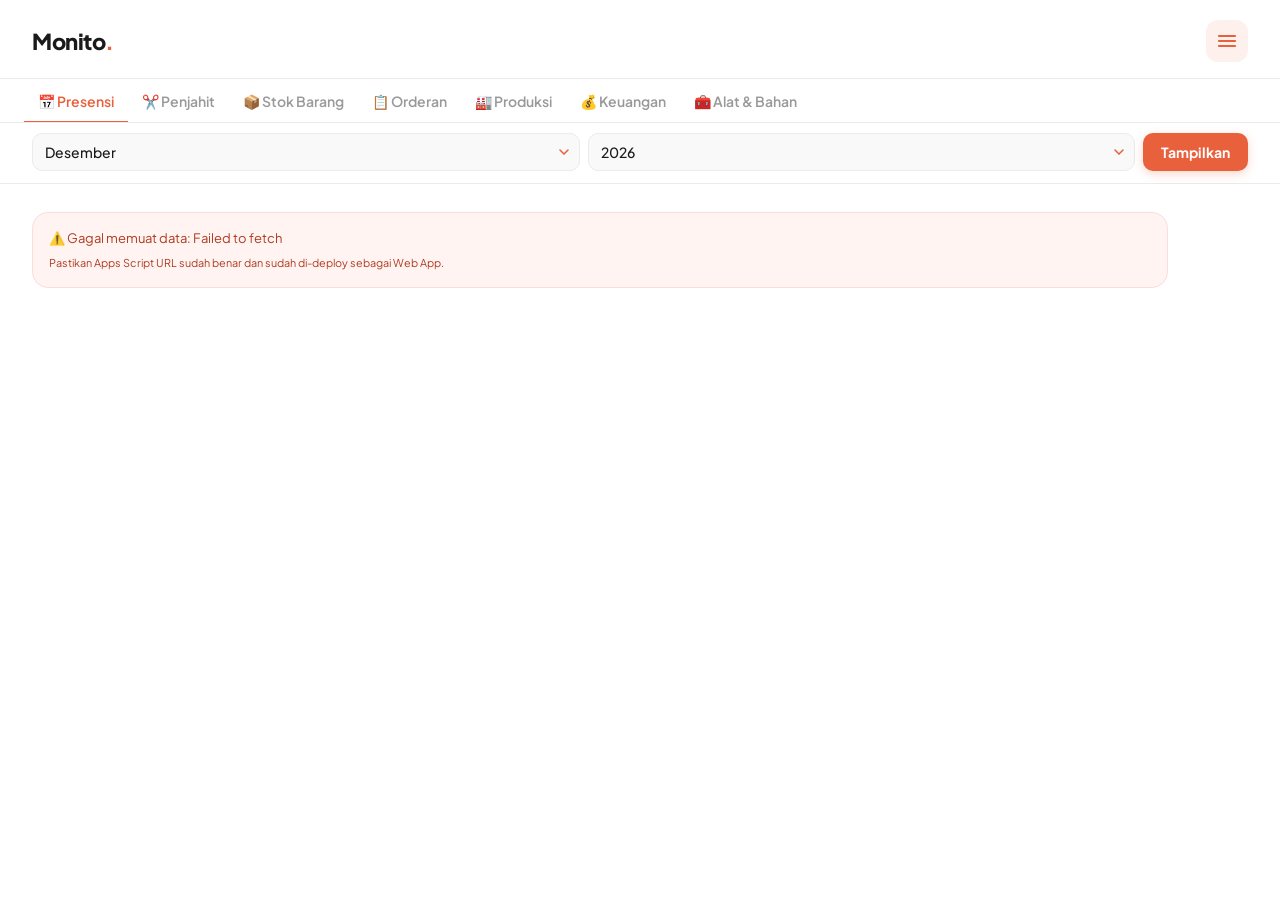
<file: index.html>
<!DOCTYPE html>
<html lang="id">
<head>
<meta charset="UTF-8" />
<meta name="viewport" content="width=device-width, initial-scale=1.0" />
<title>Monito – PRESENSI</title>

<!-- Fonts -->
<link href="https://fonts.googleapis.com/css2?family=Plus+Jakarta+Sans:wght@400;500;600;700;800&family=DM+Mono:wght@400;500&display=swap" rel="stylesheet" />

  
<!-- Global Style -->
<link rel="stylesheet" href="./assets/style.css" />

<!-- PWA -->
<link rel="manifest" href="./manifest.json">
<meta name="mobile-web-app-capable" content="yes">
<meta name="apple-mobile-web-app-capable" content="yes">
<meta name="apple-mobile-web-app-status-bar-style" content="default">
<meta name="apple-mobile-web-app-title" content="Monito.">
<meta name="theme-color" content="#E8603C">
<link rel="apple-touch-icon" href="./icons/icon-192.png">

<!-- CSS khusus halaman Presensi -->
<style>
  .kpi-grid { display: grid; grid-template-columns: repeat(2,1fr); gap: 10px; margin-bottom: 24px; }
  .kpi-card { border-radius: var(--radius); padding: 16px 14px; animation: fadeUp .45s both; }
  .kpi-card.c-orange { background: #FEF0EC; }
  .kpi-card.c-blue   { background: #EEF3FE; }
  .kpi-card.c-teal   { background: #EBF8F8; }
  .kpi-card.c-yellow { background: #FEF9EC; }
  .kpi-emoji  { font-size: 22px; margin-bottom: 8px; display: block; }
  .kpi-label  { font-size: 12px; font-weight: 500; color: var(--ink2); margin-bottom: 4px; }
  .kpi-value  { font-size: clamp(20px,5vw,30px); font-weight: 800; line-height: 1; color: var(--ink); }
  .kpi-sub    { font-size: 11px; color: var(--ink3); margin-top: 5px; line-height: 1.4; }
  .kpi-card:nth-child(1){ animation-delay:.05s }
  .kpi-card:nth-child(2){ animation-delay:.10s }
  .kpi-card:nth-child(3){ animation-delay:.15s }
  .kpi-card:nth-child(4){ animation-delay:.20s }

  .award-grid { display: grid; grid-template-columns: 1fr; gap: 10px; margin-bottom: 24px; }
  .award-card { border-radius: var(--radius); padding: 16px; animation: fadeUp .5s both; }
  .award-card.best { background: var(--orange); box-shadow: 0 4px 16px rgba(232,96,60,.25); }
  .award-card.grow { background: #FEF9EC; box-shadow: 0 2px 10px rgba(0,0,0,.06); }
  .award-head { display: flex; align-items: flex-start; gap: 14px; margin-bottom: 14px; }
  .award-icon { font-size: 24px; width: 48px; height: 48px; flex-shrink: 0; display: flex; align-items: center; justify-content: center; border-radius: 50%; }
  .award-card.best .award-icon { background: rgba(255,255,255,.2); }
  .award-card.grow .award-icon { background: rgba(245,166,35,.15); }
  .award-tag  { font-size: 10px; font-weight: 700; text-transform: uppercase; letter-spacing: 1.5px; margin-bottom: 3px; }
  .award-card.best .award-tag  { color: rgba(255,255,255,.75); }
  .award-card.grow .award-tag  { color: #B07800; }
  .award-name { font-size: 19px; font-weight: 800; line-height: 1.15; margin-bottom: 4px; }
  .award-card.best .award-name { color: #fff; }
  .award-card.grow .award-name { color: var(--ink); }
  .award-quote { font-size: 12px; line-height: 1.55; }
  .award-card.best .award-quote { color: rgba(255,255,255,.72); }
  .award-card.grow .award-quote { color: var(--ink3); }
  .award-stats { display: grid; grid-template-columns: 1fr 1fr; gap: 8px; margin-bottom: 12px; }
  .award-stat  { border-radius: 10px; padding: 9px 12px; }
  .award-card.best .award-stat { background: rgba(255,255,255,.18); }
  .award-card.grow .award-stat { background: rgba(0,0,0,.05); }
  .award-stat-label { font-size: 11px; font-weight: 500; margin-bottom: 2px; }
  .award-card.best .award-stat-label { color: rgba(255,255,255,.65); }
  .award-card.grow .award-stat-label { color: var(--ink3); }
  .award-stat-val { font-size: 14px; font-weight: 700; }
  .award-card.best .award-stat-val { color: #fff; }
  .award-card.grow .award-stat-val { color: var(--ink); }
  .award-score-head { display: flex; justify-content: space-between; font-size: 12px; font-weight: 600; margin-bottom: 6px; }
  .award-card.best .award-score-head { color: rgba(255,255,255,.8); }
  .award-card.grow .award-score-head { color: var(--ink2); }
  .award-score-track { height: 8px; border-radius: 99px; overflow: hidden; }
  .award-card.best .award-score-track { background: rgba(255,255,255,.25); }
  .award-card.grow .award-score-track { background: rgba(0,0,0,.08); }
  .award-score-fill { height: 100%; border-radius: 99px; transition: width 1s cubic-bezier(.4,0,.2,1); }
  .award-card.best .award-score-fill { background: #fff; }
  .award-card.grow .award-score-fill { background: #F5A623; }

  .rank-list { display: flex; flex-direction: column; gap: 0; }
  .rank-row  { display: flex; align-items: center; gap: 12px; padding: 10px 0; border-bottom: 1px solid var(--border); }
  .rank-row:last-child { border-bottom: none; }
  .rank-num  { font-size: 13px; font-weight: 800; width: 22px; text-align: center; flex-shrink: 0; color: var(--ink3); font-family: 'DM Mono', monospace; }
  .rank-row:nth-child(1) .rank-num { color: #F5A623; }
  .rank-row:nth-child(2) .rank-num { color: #9B9A95; }
  .rank-row:nth-child(3) .rank-num { color: #C8864E; }
  .rank-avatar { width: 34px; height: 34px; border-radius: 10px; display: flex; align-items: center; justify-content: center; font-size: 12px; font-weight: 700; color: #fff; flex-shrink: 0; }
  .rank-info  { flex: 1; min-width: 0; }
  .rank-name  { font-size: 13px; font-weight: 700; color: var(--ink); }
  .rank-sub   { font-size: 11px; color: var(--ink3); margin-top: 1px; }
  .rank-right { display: flex; align-items: center; gap: 8px; flex-shrink: 0; }
  .rank-track { width: 64px; height: 5px; background: #F0F0F0; border-radius: 99px; overflow: hidden; }
  .rank-fill  { height: 100%; border-radius: 99px; background: var(--orange); transition: width 1s cubic-bezier(.4,0,.2,1); }
  .rank-score { font-family: 'DM Mono', monospace; font-size: 13px; font-weight: 500; color: var(--ink2); width: 24px; text-align: right; }

  .table-scroll-hint { font-size: 10px; color: var(--ink3); text-align: right; margin-bottom: 6px; }
  .table-scroll-wrap { overflow-x: auto; -webkit-overflow-scrolling: touch; }
  .rekap-table { width: 100%; min-width: 560px; border-collapse: collapse; font-size: 12px; }
  .rekap-table th {
    text-align: left; padding: 7px 8px; font-size: 9px; font-weight: 700;
    text-transform: uppercase; letter-spacing: 1px; color: var(--ink3);
    border-bottom: 1.5px solid var(--border); background: #FAFAFA;
  }
  .rekap-table th:not(:first-child) { text-align: right; }
  .rekap-table td { padding: 10px 8px; border-bottom: 1px solid var(--border); color: var(--ink); vertical-align: middle; }
  .rekap-table td:not(:first-child) { text-align: right; font-family: 'DM Mono', monospace; }
  .rekap-table tr:last-child td { border-bottom: none; }
  .rekap-table tr:hover td { background: var(--orange-lt); }
  .emp-name-cell { display: flex; align-items: center; gap: 8px; font-weight: 600; }
  .emp-avatar { width: 28px; height: 28px; border-radius: 9px; font-size: 11px; font-weight: 700; color: #fff; display: flex; align-items: center; justify-content: center; flex-shrink: 0; }
  .net-pill  { display: inline-block; padding: 2px 8px; border-radius: 20px; font-size: 11px; font-weight: 700; }
  .net-pos   { background: #EDFAF3; color: #1A9E6A; }
  .net-neg   { background: #FEF0EC; color: var(--orange-dk); }
  .net-zero  { background: #F5F5F5; color: var(--ink3); }

  @media (min-width: 700px) {
    .kpi-grid  { grid-template-columns: repeat(auto-fit,minmax(180px,1fr)); gap: 12px; }
    .award-grid { grid-template-columns: repeat(2,1fr); }
    .two-col   { display: grid; grid-template-columns: 1fr 1.6fr; gap: 16px; margin-bottom: 24px; }
    .two-col .panel { margin-bottom: 0; }
    .table-scroll-hint { display: none; }
  }
</style>
</head>
<body>

<!-- Navbar di-inject otomatis oleh navbar.js -->

<div class="filter-bar">
  <select id="sel-bulan">
    <option value="1">Januari</option><option value="2">Februari</option>
    <option value="3">Maret</option><option value="4">April</option>
    <option value="5">Mei</option><option value="6">Juni</option>
    <option value="7">Juli</option><option value="8">Agustus</option>
    <option value="9">September</option><option value="10">Oktober</option>
    <option value="11">November</option><option value="12">Desember</option>
  </select>
  <select id="sel-tahun"></select>
  <button class="btn-filter" onclick="loadData()">Tampilkan</button>
</div>

<div class="main">
  <div class="loading" id="loading-state">
    <div class="loading-spinner"></div>
    <div style="font-size:14px;">Memuat data...</div>
  </div>
  <div id="dashboard-content" style="display:none;"></div>
</div>

<!-- Global Navbar -->
<script src="./assets/navbar.js"></script>

<!-- Presensi Logic -->
<script>
const API_URL = "https://script.google.com/macros/s/AKfycbzdnuBcu7U9PEZI6gg_MoOS6kLhbLw72sB7pmJGF7mfLEgg5YAVbFwDksovoSvRryCp/exec";

const BULAN_NAMES = ["","Januari","Februari","Maret","April","Mei","Juni","Juli","Agustus","September","Oktober","November","Desember"];
const AVATAR_COLORS = ["#E8603C","#2BC4B4","#5B8DEF","#F5A623","#9B59B6","#27AE60"];
const RANK_FILL_COLORS = ["#E8603C","#F07A5A","#F5957A","#FAB59F","#FCD4C6","#FEE8E2"];

const Q_BEST = [n => `Konsistensi adalah kekuatan terbesar. ${n} hadir penuh dan selalu tepat waktu — teladan nyata bagi tim.`];
const Q_GROW = [n => `Setiap hari baru adalah kesempatan untuk tampil lebih baik. Dengan sedikit penyesuaian, ${n} bisa melompat jauh bulan depan.`];

document.addEventListener('DOMContentLoaded', () => {
  const selY = document.getElementById('sel-tahun');
  const cur = new Date().getFullYear();
  for (let y = cur; y >= cur - 3; y--) {
    const o = document.createElement('option');
    o.value = y; o.textContent = y;
    if (y === cur) o.selected = true;
    selY.appendChild(o);
  }
  document.getElementById('sel-bulan').value = new Date().getMonth() + 1;
  loadData();
});

async function loadData() {
  showLoading(true);
  const b = document.getElementById('sel-bulan').value;
  const y = document.getElementById('sel-tahun').value;
  try {
    const res = await fetch(`${API_URL}?action=dashboard&bulan=${b}&tahun=${y}`);
    if (!res.ok) throw new Error(`HTTP ${res.status}`);
    const data = await res.json();
    if (data.error) throw new Error(data.error);
    renderDashboard(data, parseInt(b), parseInt(y));
  } catch (err) { showError(err.message); }
}

function showLoading(on) {
  document.getElementById('loading-state').style.display = on ? 'block' : 'none';
  document.getElementById('dashboard-content').style.display = on ? 'none' : 'block';
}
function showError(msg) {
  document.getElementById('loading-state').style.display = 'none';
  document.getElementById('dashboard-content').style.display = 'block';
  document.getElementById('dashboard-content').innerHTML =
    `<div class="error-msg">⚠️ Gagal memuat data: ${msg}<br>
     <small style="margin-top:6px;display:block;">Pastikan Apps Script URL sudah benar dan sudah di-deploy sebagai Web App.</small></div>`;
}

function fmtRp(v) {
  if (!v || v === 0) return 'Rp0';
  const abs = Math.abs(v);
  const str = abs >= 1000000 ? (abs/1000000).toFixed(1).replace('.0','')+'jt' : Math.round(abs/1000)+'rb';
  return (v < 0 ? '-' : '+') + 'Rp' + str;
}
function initials(n) { return n.split(' ').map(w=>w[0]).slice(0,2).join('').toUpperCase(); }

function renderDashboard(data, b, y) {
  const { summary, scores, rekap } = data;
  const periodeLabel  = `${BULAN_NAMES[b]} ${y}`;
  const totalKaryawan = rekap.length;
  const avgJam        = summary.rerataMasukGlobal || '—';
  const best          = scores[0];
  const grow          = scores[scores.length - 1];
  const totalHari     = Math.max(...rekap.map(r => r.hariKerja || r.hadir || 1));

  const html = `
    <div class="sec-title">Ringkasan · ${periodeLabel}</div>
    <div class="kpi-grid">
      <div class="kpi-card c-orange">
        <span class="kpi-emoji">👥</span>
        <div class="kpi-label">Total Karyawan</div>
        <div class="kpi-value">${totalKaryawan}</div>
        <div class="kpi-sub">aktif bulan ini</div>
      </div>
      <div class="kpi-card c-blue">
        <span class="kpi-emoji">🕐</span>
        <div class="kpi-label">Rerata Jam Masuk</div>
        <div class="kpi-value">${avgJam}</div>
        <div class="kpi-sub">rata-rata semua</div>
      </div>
      <div class="kpi-card c-yellow">
        <span class="kpi-emoji">⚠️</span>
        <div class="kpi-label">Total Denda</div>
        <div class="kpi-value" style="font-size:clamp(16px,4vw,24px);">${fmtRp(summary.totalDenda)}</div>
        <div class="kpi-sub">${summary.dendaCount} karyawan terdenda</div>
      </div>
      <div class="kpi-card c-teal">
        <span class="kpi-emoji">📈</span>
        <div class="kpi-label">Total Lembur</div>
        <div class="kpi-value" style="font-size:clamp(16px,4vw,24px);">${fmtRp(summary.totalLembur)}</div>
        <div class="kpi-sub">${summary.lemburCount} karyawan</div>
      </div>
    </div>

    <div class="sec-title">Spotlight Karyawan</div>
    <div class="award-grid">
      ${best ? (() => {
        const rBest = rekap.find(r => r.nama === best.nama) || {};
        return `
        <div class="award-card best">
          <div class="award-head">
            <div class="award-icon">🏆</div>
            <div>
              <div class="award-tag">Bintang Bulan Ini</div>
              <div class="award-name">${best.nama}</div>
              <div class="award-quote">${Q_BEST[0](best.nama)}</div>
            </div>
          </div>
          <div class="award-stats">
            <div class="award-stat">
              <div class="award-stat-label">Kehadiran</div>
              <div class="award-stat-val">${rBest.hadir||0} / ${totalHari} hari</div>
            </div>
            <div class="award-stat">
              <div class="award-stat-label">Rerata masuk</div>
              <div class="award-stat-val">${best.rerataMasuk||'—'}</div>
            </div>
          </div>
          <div class="award-score-head"><span>Skor keseluruhan</span><span>${best.skor} / 100</span></div>
          <div class="award-score-track"><div class="award-score-fill" style="width:0%" data-w="${best.skor}%"></div></div>
        </div>`;
      })() : ''}
      ${grow && grow.nama !== best?.nama ? (() => {
        const rGrow = rekap.find(r => r.nama === grow.nama) || {};
        return `
        <div class="award-card grow">
          <div class="award-head">
            <div class="award-icon">🌱</div>
            <div>
              <div class="award-tag">Ruang untuk Tumbuh</div>
              <div class="award-name">${grow.nama}</div>
              <div class="award-quote">${Q_GROW[0](grow.nama)}</div>
            </div>
          </div>
          <div class="award-stats">
            <div class="award-stat">
              <div class="award-stat-label">Kehadiran</div>
              <div class="award-stat-val">${rGrow.hadir||0} / ${totalHari} hari</div>
            </div>
            <div class="award-stat">
              <div class="award-stat-label">Rerata masuk</div>
              <div class="award-stat-val">${grow.rerataMasuk||'—'}</div>
            </div>
          </div>
          <div class="award-score-head"><span>Skor keseluruhan</span><span>${grow.skor} / 100</span></div>
          <div class="award-score-track"><div class="award-score-fill" style="width:0%" data-w="${grow.skor}%"></div></div>
        </div>`;
      })() : ''}
    </div>

    <div class="two-col">
      <div class="panel">
        <div class="panel-title">🏅 Peringkat Karyawan</div>
        <div class="rank-list">
          ${scores.map((e, i) => `
          <div class="rank-row">
            <span class="rank-num">${i+1}</span>
            <div class="rank-avatar" style="background:${AVATAR_COLORS[i%AVATAR_COLORS.length]}">${initials(e.nama)}</div>
            <div class="rank-info">
              <div class="rank-name">${e.nama}</div>
              <div class="rank-sub">${e.rerataMasuk||'—'} avg masuk</div>
            </div>
            <div class="rank-right">
              <div class="rank-track">
                <div class="rank-fill" style="width:0%;background:${RANK_FILL_COLORS[Math.min(i,5)]}" data-w="${e.skor}%"></div>
              </div>
              <span class="rank-score">${e.skor}</span>
            </div>
          </div>`).join('')}
        </div>
      </div>

      <div class="panel">
        <div class="panel-title">📋 Rekap Karyawan</div>
        <div class="table-scroll-hint">← geser untuk lihat semua →</div>
        <div class="table-scroll-wrap">
          <table class="rekap-table">
            <thead>
              <tr>
                <th>Karyawan</th><th>Hadir</th><th>Izin</th><th>Sakit</th>
                <th>Alfa</th><th>Lembur</th><th>Denda</th><th>Net</th>
              </tr>
            </thead>
            <tbody>
              ${rekap.map((e, i) => {
                const net = e.net || 0;
                const pillCls = net > 0 ? 'net-pos' : net < 0 ? 'net-neg' : 'net-zero';
                const alfa = e.alfa || 0;
                return `<tr>
                  <td><div class="emp-name-cell">
                    <div class="emp-avatar" style="background:${AVATAR_COLORS[i%AVATAR_COLORS.length]}">${initials(e.nama)}</div>
                    ${e.nama}
                  </div></td>
                  <td>${e.hadir}</td>
                  <td>${e.izin}</td>
                  <td>${e.sakit}</td>
                  <td style="color:${alfa>0?'var(--orange-dk)':'var(--ink3)'};">${alfa}</td>
                  <td style="color:${(e.totalLembur||0)>0?'#1A9E6A':'var(--ink3)'};">${fmtRp(e.totalLembur||0)}</td>
                  <td style="color:${(e.totalDenda||0)<0?'var(--orange-dk)':'var(--ink3)'};">${fmtRp(e.totalDenda||0)}</td>
                  <td><span class="net-pill ${pillCls}">${fmtRp(net)}</span></td>
                </tr>`;
              }).join('')}
            </tbody>
          </table>
        </div>
      </div>
    </div>
  `;

  document.getElementById('dashboard-content').innerHTML = html;
  showLoading(false);
  setTimeout(() => {
    document.querySelectorAll('.rank-fill[data-w], .award-score-fill[data-w]').forEach(el => {
      el.style.width = el.dataset.w;
    });
  }, 80);
}
</script>

<!-- Service Worker -->
<script>
  if ('serviceWorker' in navigator) {
    window.addEventListener('load', () => {
      navigator.serviceWorker.register('./sw.js')
        .then(reg => console.log('SW registered:', reg.scope))
        .catch(err => console.log('SW error:', err));
    });
  }
</script>
</body>
</html>
</file>
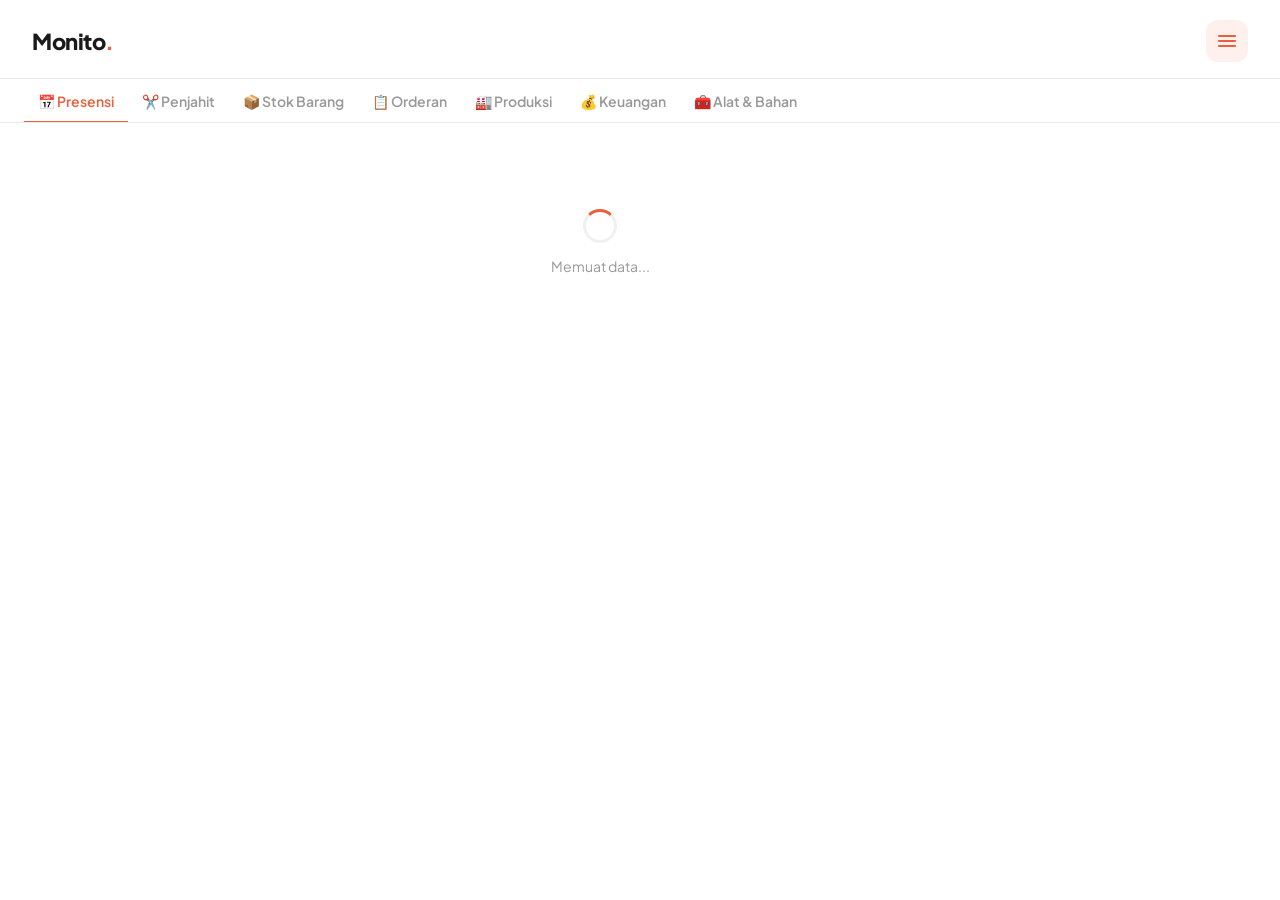
<file: _template.html>
<!DOCTYPE html>
<html lang="id">
<head>
<meta charset="UTF-8" />
<meta name="viewport" content="width=device-width, initial-scale=1.0" />
<title>Monito – [NAMA HALAMAN]</title>

<!-- Fonts -->
<link href="https://fonts.googleapis.com/css2?family=Plus+Jakarta+Sans:wght@400;500;600;700;800&family=DM+Mono:wght@400;500&display=swap" rel="stylesheet" />

<!-- Global Style -->
<link rel="stylesheet" href="./assets/style.css" />

<!-- PWA -->
<link rel="manifest" href="./manifest.json">
<meta name="mobile-web-app-capable" content="yes">
<meta name="apple-mobile-web-app-capable" content="yes">
<meta name="apple-mobile-web-app-status-bar-style" content="default">
<meta name="apple-mobile-web-app-title" content="Monito.">
<meta name="theme-color" content="#E8603C">
<link rel="apple-touch-icon" href="./icons/icon-192.png">

<!-- CSS khusus halaman ini (opsional) -->
<style>
  /* tambahkan CSS spesifik halaman ini di sini */
</style>
</head>
<body>

<!-- Navbar di-inject otomatis oleh navbar.js -->

<!-- KONTEN HALAMAN INI -->
<div class="main">
  <div id="loading-state" class="loading">
    <div class="loading-spinner"></div>
    <div style="font-size:14px;">Memuat data...</div>
  </div>
  <div id="page-content" style="display:none;">
    <!-- isi konten dari repo lama kamu di sini -->
  </div>
</div>

<!-- Global Navbar -->
<script src="./assets/navbar.js"></script>

<!-- Logic halaman ini -->
<script>
  // Paste JS dari repo lama kamu di sini
  // Hapus bagian switchTab(), openMenu(), closeMenu(), toggleDark()
  // karena sudah ditangani navbar.js
</script>

</body>
</html>
</file>
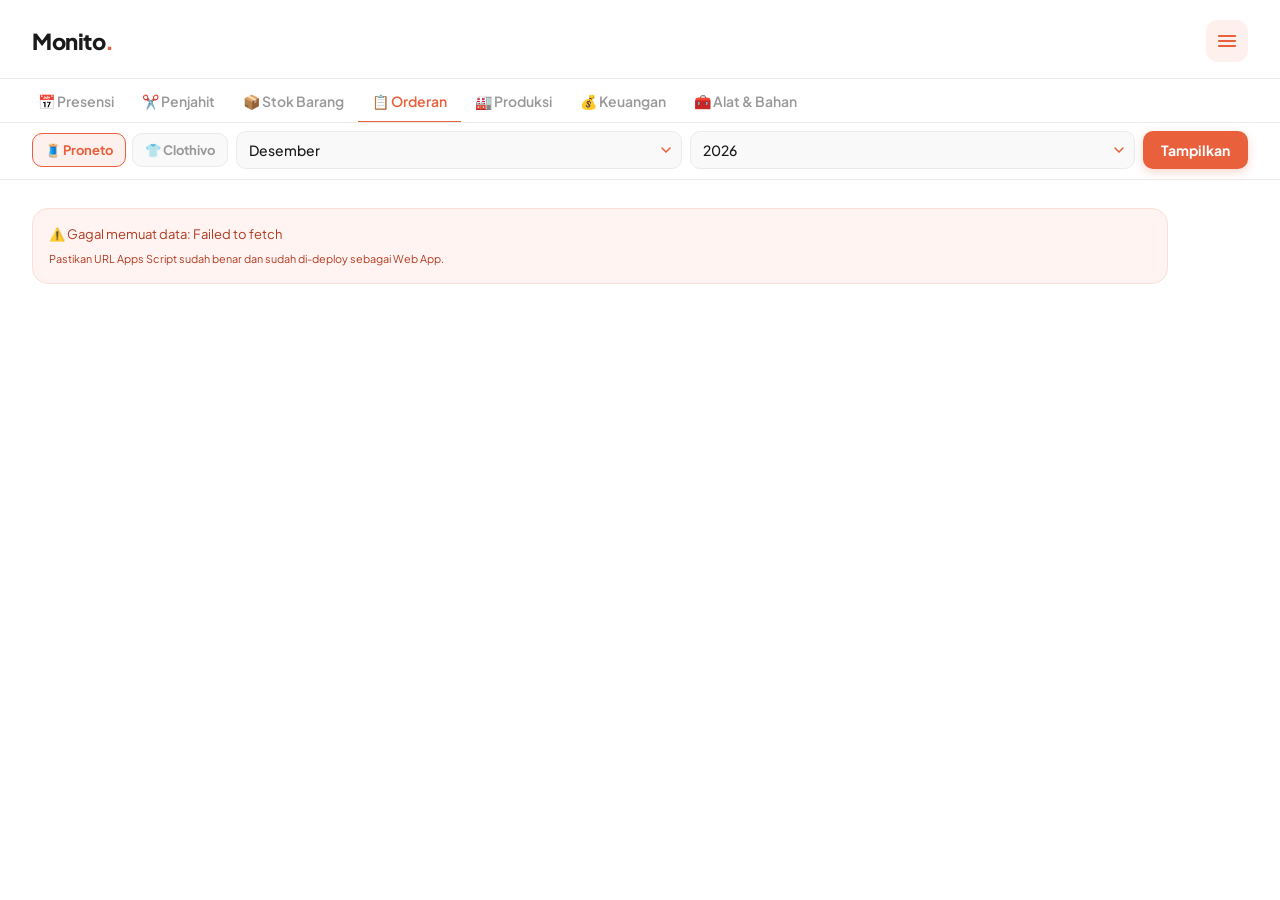
<file: orderan.html>
<!DOCTYPE html>
<html lang="id">
<head>
<meta charset="UTF-8" />
<meta name="viewport" content="width=device-width, initial-scale=1.0" />
<title>Monito – ORDERAN</title>

<!-- Fonts -->
<link href="https://fonts.googleapis.com/css2?family=Plus+Jakarta+Sans:wght@400;500;600;700;800&family=DM+Mono:wght@400;500&display=swap" rel="stylesheet" />

<!-- Global Style -->
<link rel="icon" href="./icons/icon-192.png">
<link rel="stylesheet" href="./assets/style.css" />
<link rel="stylesheet" href="./assets/orderan.css" />

<!-- PWA -->
<link rel="manifest" href="./manifest.json">
<meta name="mobile-web-app-capable" content="yes">
<meta name="apple-mobile-web-app-capable" content="yes">
<meta name="apple-mobile-web-app-status-bar-style" content="default">
<meta name="apple-mobile-web-app-title" content="Monito.">
<meta name="theme-color" content="#E8603C">
<link rel="apple-touch-icon" href="./icons/icon-192.png">

<!-- CSS khusus halaman ini (opsional) -->
<style>
  /* tambahkan CSS spesifik halaman ini di sini */
</style>
</head>
<body>

<!-- Navbar di-inject otomatis oleh navbar.js -->
<!-- FILTER BAR -->
<div class="filter-bar">
  <!-- Toggle usaha -->
  <div class="usaha-toggle">
    <button class="usaha-btn active" id="btn-proneto" onclick="switchUsaha('proneto')">🧵 Proneto</button>
    <button class="usaha-btn" id="btn-clothivo" onclick="switchUsaha('clothivo')">👕 Clothivo</button>
  </div>
  <!-- Filter bulan & tahun -->
  <div class="filter-row">
    <select id="sel-bulan">
      <option value="">Semua Bulan</option>
      <option value="1">Januari</option><option value="2">Februari</option>
      <option value="3">Maret</option><option value="4">April</option>
      <option value="5">Mei</option><option value="6">Juni</option>
      <option value="7">Juli</option><option value="8">Agustus</option>
      <option value="9">September</option><option value="10">Oktober</option>
      <option value="11">November</option><option value="12">Desember</option>
    </select>
    <select id="sel-tahun"></select>
    <button class="btn-filter" onclick="loadData()">Tampilkan</button>
  </div>
</div>

<!-- KONTEN HALAMAN INI -->
<div class="main">
  <div class="loading" id="loading-state">
    <div class="loading-spinner"></div>
    <div style="font-size:14px;">Memuat data....</div>
  </div>
  <div id="dashboard-content" style="display:none;"></div>
</div>

<!-- Global Navbar -->
<script src="./assets/navbar.js"></script>

<!-- Logic halaman ini -->
<script>
  // Paste JS dari repo lama kamu di sini
  // Hapus bagian switchTab(), openMenu(), closeMenu(), toggleDark()
  // karena sudah ditangani navbar.js
  // ── GANTI URL INI SETELAH DEPLOY APPS SCRIPT ──
  const PRONETO_URL = "https://script.google.com/macros/s/AKfycbxL4zAlzu3rikATXao7fePEc8vYQxeYUi_AsK7Tz1u9y4g6pmkLgi0CBaYuqHtgyjFSCw/exec";
  // Clothivo menyusul — isi nanti
  const CLOTHIVO_URL = "";

  const BULAN_NAMES = ["","Januari","Februari","Maret","April","Mei","Juni",
    "Juli","Agustus","September","Oktober","November","Desember"];

  let activeUsaha = 'proneto';
  // ── TOGGLE USAHA ──
  function switchUsaha(usaha) {
    if (usaha === 'clothivo') return; // coming soon
    activeUsaha = usaha;
    document.getElementById('btn-proneto').classList.toggle('active', usaha === 'proneto');
    loadData();
  }

  // ── INIT ──
  document.addEventListener('DOMContentLoaded', () => {
    populateYears();
    setDefaultFilter();
    loadData();
    // Scroll tab aktif ke tengah layar
    const activeTab = document.querySelector('.tab-btn.active');
    if (activeTab) activeTab.scrollIntoView({ inline: 'center', block: 'nearest' });
  });
    
  function populateYears() {
    const sel = document.getElementById('sel-tahun');
    for (let y = 2030; y >= 2026; y--) {
      const o = document.createElement('option');
      o.value = y; o.textContent = y; sel.appendChild(o);
    }
  }
  function setDefaultFilter() {
    const now = new Date();
    document.getElementById('sel-bulan').value = now.getMonth() + 1;
    document.getElementById('sel-tahun').value = now.getFullYear();
  }

  // ── LOAD DATA ──
  async function loadData() {
    showLoading(true);
    const bulan = document.getElementById('sel-bulan').value || 0;
    const tahun = document.getElementById('sel-tahun').value;
    const url   = activeUsaha === 'proneto' ? PRONETO_URL : CLOTHIVO_URL;

    if (!url) { showError('URL Apps Script belum diisi.'); return; }

    try {
      const res = await fetch(`${url}?page=produksi&bulan=${bulan}&tahun=${tahun}`);
      if (!res.ok) throw new Error(`HTTP ${res.status}`);
      const data = await res.json();
      if (data.error) throw new Error(data.error);
      renderDashboard(data);
    } catch (err) { showError(err.message); }
  }

  function showLoading(on) {
    document.getElementById('loading-state').style.display  = on ? 'block' : 'none';
    document.getElementById('dashboard-content').style.display = on ? 'none' : 'block';
  }
  function showError(msg) {
    document.getElementById('loading-state').style.display = 'none';
    document.getElementById('dashboard-content').style.display = 'block';
    document.getElementById('dashboard-content').innerHTML =
      `<div class="error-msg">⚠️ Gagal memuat data: ${msg}<br>
       <small style="margin-top:6px;display:block;">Pastikan URL Apps Script sudah benar dan sudah di-deploy sebagai Web App.</small></div>`;
  }

  // ── RENDER ──
  function renderDashboard(d) {
    const { bulan, tahun } = d.filter;
    const bulanLabel  = bulan ? BULAN_NAMES[bulan] : 'Semua Bulan';
    const periodeLabel= `${bulanLabel} ${tahun}`.trim();
    const usahaLabel  = activeUsaha === 'proneto' ? '🧵 Proneto' : '👕 Clothivo';

    const maxKat = d.kategori[0]?.qty || 1;

    // Pill status
    function pillStatus(s) {
      const lower = s.toLowerCase();
      if (lower === 'lunas') return `<span class="pill pill-lunas">Lunas</span>`;
      if (lower === 'dp')    return `<span class="pill pill-dp">DP</span>`;
      return `<span class="pill pill-other">${s || '—'}</span>`;
    }

    // Badge deadline
    function deadlineBadge(hari) {
      const cls = hari === 0 ? 'badge-urgent' : hari <= 2 ? 'badge-soon' : 'badge-ok';
      const txt = hari === 0 ? 'Hari<br>ini' : `${hari}<br>hari`;
      return `<div class="deadline-badge ${cls}">${txt}</div>`;
    }

    const html = `
      <div class="sec-title">${usahaLabel} · ${periodeLabel}</div>

      <!-- KPI -->
      <div class="kpi-grid">
        <div class="kpi-card c-orange">
          <span class="kpi-emoji">📦</span>
          <div class="kpi-label">Total Produk</div>
          <div class="kpi-value">${fmt(d.totalQty)}</div>
          <div class="kpi-sub">unit dipesan</div>
        </div>
        <div class="kpi-card c-blue">
          <span class="kpi-emoji">🧾</span>
          <div class="kpi-label">Invoice</div>
          <div class="kpi-value">${fmt(d.totalInvoice)}</div>
          <div class="kpi-sub">${fmt(d.totalCustomer)} customer</div>
        </div>
        <div class="kpi-card c-green">
          <span class="kpi-emoji">💰</span>
          <div class="kpi-label">Total Penjualan (Rp)</div>
          <div class="kpi-value" style="font-size:clamp(16px,4.5vw,26px);">${fmt(d.totalPenjualan)}</div>
          <div class="kpi-sub">periode ini</div>
        </div>
        <div class="kpi-card c-red">
          <span class="kpi-emoji">⏳</span>
          <div class="kpi-label">Belum Lunas</div>
          <div class="kpi-value">${fmt(d.jumlahBelumLunas)}</div>
          <div class="kpi-sub">invoice · sisa ${fmtRp(d.totalOutstanding)}</div>
        </div>
        ${d.produkTerlaku ? `
        <div class="kpi-card c-teal">
          <span class="kpi-emoji">🏆</span>
          <div class="kpi-label">Produk Terlaku</div>
          <div class="kpi-value" style="font-size:clamp(16px,4vw,22px);line-height:1.2;">${d.produkTerlaku.nama}</div>
          <div class="kpi-sub">${fmt(d.produkTerlaku.qty)} unit</div>
        </div>` : ''}
        ${d.produkTersepi && d.kategori.length > 1 ? `
        <div class="kpi-card c-yellow">
          <span class="kpi-emoji">🔻</span>
          <div class="kpi-label">Produk Tersepi</div>
          <div class="kpi-value" style="font-size:clamp(16px,4vw,22px);line-height:1.2;">${d.produkTersepi.nama}</div>
          <div class="kpi-sub">${fmt(d.produkTersepi.qty)} unit</div>
        </div>` : ''}
      </div>

      <!-- Kategori -->
      <div class="panel">
          <div class="panel-title">📊 Per Kategori Produk</div>
          ${d.kategori.length ? d.kategori.map((k, i) => `
            <div class="kat-item">
              <div class="kat-header">
                <span class="kat-name">${k.nama}</span>
                <span class="kat-num">${fmt(k.qty)}</span>
              </div>
              <div class="bar-track">
                <div class="bar-fill bar-c${i % 6}" style="width:${Math.round((k.qty/maxKat)*100)}%"></div>
              </div>
            </div>`).join('') : '<div style="color:var(--ink3);font-size:13px;">Tidak ada data.</div>'}
        </div>

      <!-- Order Terbaru -->
      <div class="panel">
        <div class="panel-title">🕐 Order Terbaru</div>
        <div class="table-scroll-hint">← geser untuk lihat semua →</div>
        <div class="table-scroll-wrap">
          <table class="order-table">
            <thead>
              <tr>
                <th>Customer</th>
                <th>Produk</th>
                <th>Qty</th>
                <th>Total</th>
                <th>Tgl</th>
                <th>Status</th>
              </tr>
            </thead>
            <tbody>
              ${d.orderTerbaru.length ? d.orderTerbaru.map(o => `
              <tr>
                <td style="font-weight:600;max-width:110px;overflow:hidden;text-overflow:ellipsis;white-space:nowrap;">${o.nama}</td>
                <td style="text-align:left !important;font-family:inherit;">${o.produk}<br><span style="color:var(--ink3);font-size:10px;">${o.warna}</span></td>
                <td>${fmt(o.qty)}</td>
                <td>${fmtRp(o.total)}</td>
                <td>${o.tanggal}</td>
                <td>${pillStatus(o.status)}</td>
              </tr>`).join('') : `<tr><td colspan="6" style="text-align:center;color:var(--ink3);padding:20px;">Tidak ada data.</td></tr>`}
            </tbody>
          </table>
        </div>
      </div>
    `;

    document.getElementById('dashboard-content').innerHTML = html;
    showLoading(false);

    // Animasi bar
    setTimeout(() => {
      document.querySelectorAll('.bar-fill').forEach(el => {
        const w = el.style.width; el.style.width = '0';
        requestAnimationFrame(() => { el.style.width = w; });
      });
    }, 50);
  }

  function fmt(n)    { return Number(n||0).toLocaleString('id-ID'); }
  // BARU
  function fmtRp(n) {
    return 'Rp' + Number(n||0).toLocaleString('id-ID');
  }
  // function fmtRp(n)  {
  //   const num = Number(n||0);
  //   if (num >= 1_000_000) return 'Rp' + (num/1_000_000).toFixed(1).replace('.',',') + 'jt';
  //   return 'Rp' + num.toLocaleString('id-ID');
  // }

    
</script>

</body>
</html>
</file>
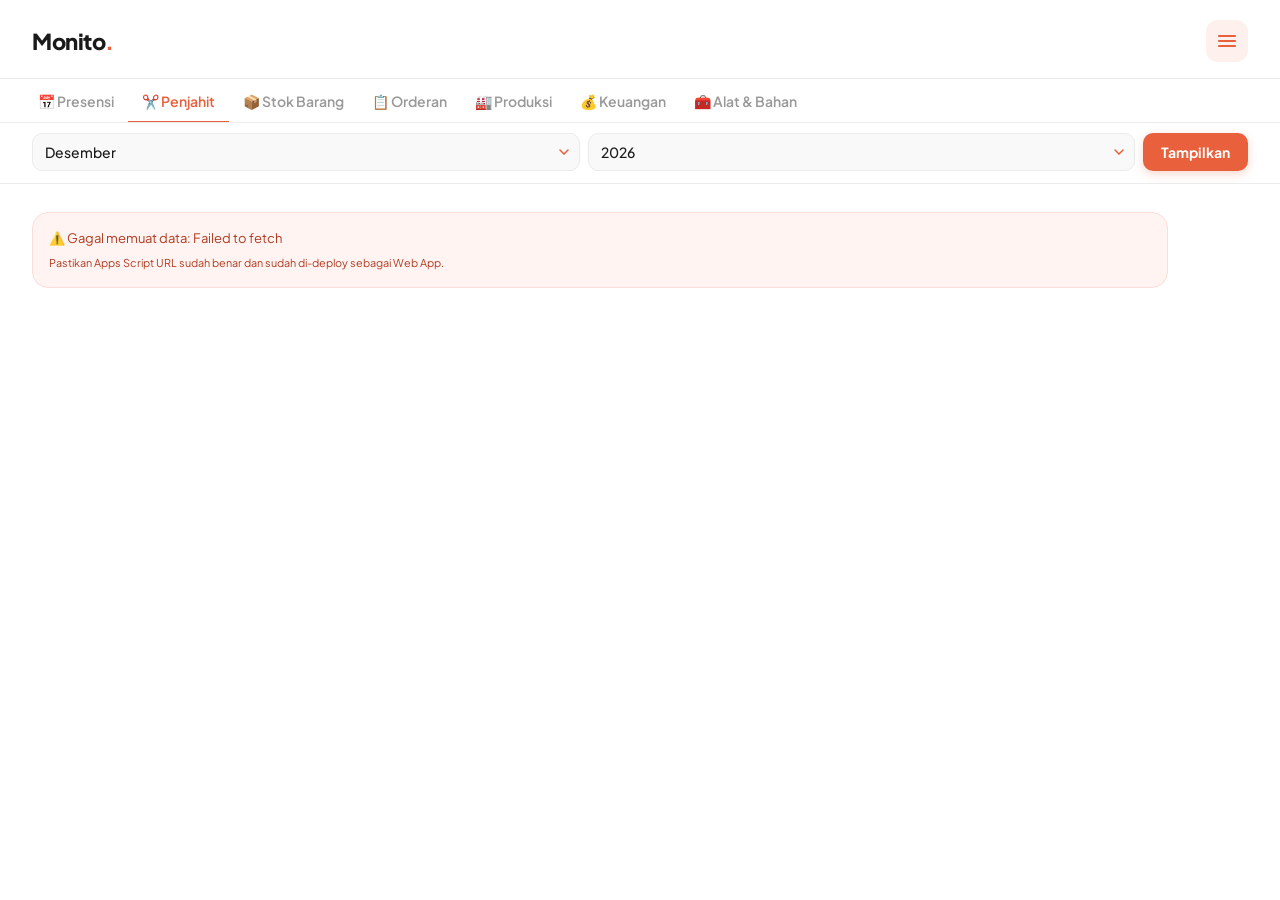
<file: penjahit.html>
<!DOCTYPE html>
  <html lang="id">
  <head>
    <meta charset="UTF-8" />
    <meta name="viewport" content="width=device-width, initial-scale=1.0" />
    <title>Monito – Laporan Penjahit</title>

    <!-- Fonts -->
    <link href="https://fonts.googleapis.com/css2?family=Plus+Jakarta+Sans:wght@400;500;600;700;800&family=DM+Mono:wght@400;500&display=swap" rel="stylesheet" />

    <!-- Global Style -->
    <link rel="stylesheet" href="./assets/style.css" />
    <link rel="stylesheet" href="./assets/penjahit.css" />

    <!-- PWA -->
    <link rel="manifest" href="./manifest.json">
    <meta name="mobile-web-app-capable" content="yes">
    <meta name="apple-mobile-web-app-capable" content="yes">
    <meta name="apple-mobile-web-app-status-bar-style" content="default">
    <meta name="apple-mobile-web-app-title" content="Monito.">
    <meta name="theme-color" content="#E8603C">
    <link rel="apple-touch-icon" href="./icons/icon-192.png">

    <!-- CSS khusus halaman ini (opsional) -->
    <style>
      /* tambahkan CSS spesifik halaman ini di sini */
    </style>
  </head>
  <body>

    <!-- Navbar di-inject otomatis oleh navbar.js -->

    <!-- KONTEN HALAMAN INI -->
    
        
          <div class="filter-bar">
            <select id="sel-bulan">
              <option value="">Semua Bulan</option>
              <option value="1">Januari</option><option value="2">Februari</option>
              <option value="3">Maret</option><option value="4">April</option>
              <option value="5">Mei</option><option value="6">Juni</option>
              <option value="7">Juli</option><option value="8">Agustus</option>
              <option value="9">September</option><option value="10">Oktober</option>
              <option value="11">November</option><option value="12">Desember</option>
            </select>
            <select id="sel-tahun"></select>
            <button class="btn-filter" onclick="loadData()">Tampilkan</button>
          </div>
          <div class="main">
            <div class="loading" id="loading-state">
              <div class="loading-spinner"></div>
              <div style="font-size:14px;">Memuat data...</div>
            </div>
            <div id="dashboard-content" style="display:none;"></div>
          </div>

      

    <!-- Global Navbar -->
    <script src="./assets/navbar.js"></script>

    <!-- Logic halaman ini -->
    <script>
  // Paste JS dari repo lama kamu di sini
  // Hapus bagian switchTab(), openMenu(), closeMenu(), toggleDark()
  // karena sudah ditangani navbar.js
  const APPS_SCRIPT_URL = "https://script.google.com/macros/s/AKfycbwzJZPNIO4Gi5pHRFVDLzZqMpUkL_oM_iHd39IDmofvNf4hsVTVOcLk2V3DudD5fKaY/exec";
  const BULAN_NAMES = ["","Januari","Februari","Maret","April","Mei","Juni","Juli","Agustus","September","Oktober","November","Desember"];
  const KAT_CONFIG = {
    totebag: { label:"Totebag",  fillClass:"fill-orange", pillClass:"pill-orange", dot:"#E8603C" },
    topi:    { label:"Topi",     fillClass:"fill-teal",   pillClass:"pill-teal",   dot:"#2BC4B4" },
    celemek: { label:"Celemek",  fillClass:"fill-blue",   pillClass:"pill-blue",   dot:"#5B8DEF" },
  };
  const AVATAR_COLORS = ["#E8603C","#2BC4B4","#5B8DEF","#F5A623","#9B59B6","#27AE60"];

  document.addEventListener('DOMContentLoaded', () => {
    populateYears();
    setDefaultFilter();
    loadData();
  });

  function populateYears() {
    const sel = document.getElementById('sel-tahun');
    const cur = new Date().getFullYear();
    for (let y = cur; y >= cur - 3; y--) {
      const o = document.createElement('option');
      o.value = y; o.textContent = y; sel.appendChild(o);
    }
  }
  function setDefaultFilter() {
    const now = new Date();
    document.getElementById('sel-bulan').value = now.getMonth() + 1;
    document.getElementById('sel-tahun').value = now.getFullYear();
  }

  async function loadData() {
    showLoading(true);
    const bulan = document.getElementById('sel-bulan').value;
    const tahun = document.getElementById('sel-tahun').value;
    try {
      const res = await fetch(`${APPS_SCRIPT_URL}?bulan=${bulan}&tahun=${tahun}`);
      if (!res.ok) throw new Error(`HTTP ${res.status}`);
      renderDashboard(await res.json());
    } catch (err) { showError(err.message); }
  }

  function showLoading(on) {
    document.getElementById('loading-state').style.display = on ? 'block' : 'none';
    document.getElementById('dashboard-content').style.display = on ? 'none' : 'block';
  }
  function showError(msg) {
    document.getElementById('loading-state').style.display = 'none';
    document.getElementById('dashboard-content').style.display = 'block';
    document.getElementById('dashboard-content').innerHTML =
    `<div class="error-msg">⚠️ Gagal memuat data: ${msg}<br><small style="margin-top:6px;display:block;">Pastikan Apps Script URL sudah benar dan sudah di-deploy sebagai Web App.</small></div>`;
  }

  function renderDashboard(d) {
    const bulanLabel = d.filter.bulan ? BULAN_NAMES[d.filter.bulan] : "Semua Bulan";
    const periodeLabel = `${bulanLabel} ${d.filter.tahun || ''}`.trim();
    const totalKat = (d.kategori.totebag + d.kategori.topi + d.kategori.celemek) || 1;

    const html = `
    <div class="sec-title">Ringkasan · ${periodeLabel}</div>
    <div class="kpi-grid">
    <div class="kpi-card c-orange">
    <span class="kpi-emoji">✂️</span>
    <div class="kpi-label">Total Potongan</div>
    <div class="kpi-value">${fmt(d.totalPotongan)}</div>
    <div class="kpi-sub">semua bahan</div>
    </div>
    <div class="kpi-card c-blue">
    <span class="kpi-emoji">👜</span>
    <div class="kpi-label">Totebag</div>
    <div class="kpi-value">${fmt(d.kategori.totebag)}</div>
    <div class="kpi-sub">${pct(d.kategori.totebag,totalKat)}% dari total</div>
    </div>
    <div class="kpi-card c-teal">
    <span class="kpi-emoji">🧢</span>
    <div class="kpi-label">Topi</div>
    <div class="kpi-value">${fmt(d.kategori.topi)}</div>
    <div class="kpi-sub">${pct(d.kategori.topi,totalKat)}% dari total</div>
    </div>
    <div class="kpi-card c-yellow">
    <span class="kpi-emoji">👘</span>
    <div class="kpi-label">Celemek</div>
    <div class="kpi-value">${fmt(d.kategori.celemek)}</div>
    <div class="kpi-sub">${pct(d.kategori.celemek,totalKat)}% dari total</div>
    </div>
    <div class="kpi-card c-green">
    <span class="kpi-emoji">👥</span>
    <div class="kpi-label">Jumlah Penjahit</div>
    <div class="kpi-value">${d.jumlahPenjahit}</div>
    <div class="kpi-sub">${d.namaPenjahit.join(', ')}</div>
    </div>
    </div>

    <div class="sec-title">Jahitan Tersedia · ${(d.belumDijahit || []).length} item</div>
    <div class="antrian-wrap">
    ${(d.belumDijahit && d.belumDijahit.length > 0) ? `
      <table class="antrian-table">
      <thead>
      <tr>
      <th>No. PO</th>
      <th>Jenis Bahan</th>
      <th>Jumlah</th>
      </tr>
      </thead>
      <tbody>
      ${d.belumDijahit.map(item => `
        <tr>
        <td><span class="antrian-nopo">${item.noPo || '—'}</span></td>
        <td>${item.jenisBahan}</td>
        <td>${fmt(item.jumlah)}</td>
        </tr>`).join('')}
      </tbody>
      </table>` : `<div class="antrian-empty">✅ Semua jahitan sudah dikerjakan</div>`}
      </div>

      <div class="sec-title">Sedang Dijahit · ${(d.onProses || []).length} item</div>
      <div class="antrian-wrap">
      ${(d.onProses && d.onProses.length > 0) ? `
        <div style="overflow-x:auto;-webkit-overflow-scrolling:touch;">
        <table class="antrian-table">
        <thead>
        <tr>
        <th>No. PO</th>
        <th>Jenis Bahan</th>
        <th>Penjahit</th>
        <th>Tgl Keluar</th>
        <th>Jumlah</th>
        </tr>
        </thead>
        <tbody>
        ${d.onProses.map(item => `
         <tr>
         <td><span class="antrian-nopo">${item.noPo || '—'}</span></td>
         <td>${item.jenisBahan}</td>
         <td>${item.penjahit?.join(', ') || '—'}</td>
         <td style="font-size:11px;color:var(--ink3);">${item.tglKeluar}</td>
         <td>${fmt(item.jumlah)}</td>
         </tr>`).join('')}
        </tbody>
        </table></div>` : `<div class="antrian-empty">🪡 Tidak ada jahitan yang sedang diproses</div>`}
        </div>

        ${(d.penjahitTerbaik || d.penjahitTercepat) ? `
          <div class="sec-title">Penghargaan Bulan Ini</div>
          <div class="award-grid">
          ${d.penjahitTerbaik ? `
            <div class="award-card">
            <div class="award-icon">🏆</div>
            <div>
            <div class="award-label">Penjahit Terbaik</div>
            <div class="award-name">${d.penjahitTerbaik}</div>
            <div class="award-detail">Jahitan terbanyak bulan ini</div>
            </div>
            </div>` : ''}
            ${d.penjahitTercepat ? `
              <div class="award-card">
              <div class="award-icon">⚡</div>
              <div>
              <div class="award-label">Penjahit Tercepat</div>
              <div class="award-name">${d.penjahitTercepat.nama}</div>
              <div class="award-detail">Rata-rata ${d.penjahitTercepat.rataHari} hari / order</div>
              </div>
              </div>` : ''}
              </div>` : ''}

              <div class="two-col">
              <div class="panel">
              <div class="panel-title">📊 Distribusi Kategori</div>
              ${['totebag','topi','celemek'].map(k => `
                <div class="kat-item">
                <div class="kat-header">
                <span class="kat-name">${KAT_CONFIG[k].label}</span>
                <span class="kat-num">${fmt(d.kategori[k])}</span>
                </div>
                <div class="bar-track">
                <div class="bar-fill ${KAT_CONFIG[k].fillClass}" style="width:${pct(d.kategori[k],totalKat)}%"></div>
                </div>
                </div>`).join('')}
              </div>
              <div class="panel">
              <div class="panel-title">🧵 Performa Penjahit</div>
              <div class="table-scroll-hint">← geser untuk lihat semua →</div>
              <div class="table-scroll-wrap">
              <table class="penjahit-table">
              <thead>
              <tr>
              <th>Penjahit</th><th>Total</th>
              <th><span class="pill pill-orange">Totebag</span></th>
              <th><span class="pill pill-teal">Topi</span></th>
              <th><span class="pill pill-blue">Celemek</span></th>
              <th>Rata Hari</th>
              </tr>
              </thead>
              <tbody>
              ${d.penjahit.sort((a,b)=>b.total-a.total).map((p,i) => `
                <tr>
                <td>
                <div class="penjahit-name">
                <div class="penjahit-avatar" style="background:${AVATAR_COLORS[i%AVATAR_COLORS.length]}">
                ${p.nama.charAt(0).toUpperCase()}
                </div>
                ${p.nama}
                </div>
                </td>
                <td><strong>${fmt(p.total)}</strong></td>
                <td>${fmt(p.totebag)}</td>
                <td>${fmt(p.topi)}</td>
                <td>${fmt(p.celemek)}</td>
                <td>${p.rataHariPengerjaan ? p.rataHariPengerjaan+'h' : '—'}</td>
                </tr>`).join('')}
              </tbody>
              </table>
              </div>
              </div>
              </div>

              <div class="sec-title">Detail Bahan</div>
              <div class="bahan-grid">
              ${d.bahanDetail.sort((a,b)=>b.jumlah-a.jumlah).map(b => `
                <div class="bahan-chip">
                <div class="bahan-chip-dot" style="background:${KAT_CONFIG[b.kategori]?.dot||'#ccc'}"></div>
                <div class="bahan-chip-name" title="${b.nama}">${b.nama}</div>
                <div class="bahan-chip-num">${fmt(b.jumlah)}</div>
                </div>`).join('')}
              </div>
              `;

              document.getElementById('dashboard-content').innerHTML = html;
              showLoading(false);
              setTimeout(() => {
                document.querySelectorAll('.bar-fill').forEach(el => {
                  const w = el.style.width; el.style.width = '0';
                  requestAnimationFrame(() => { el.style.width = w; });
                });
              }, 50);
            }

            function fmt(n) { return Number(n||0).toLocaleString('id-ID'); }
            function pct(a,b) { return b ? Math.round((a/b)*100) : 0; }
          </script>

        </body>
        </html>
</file>
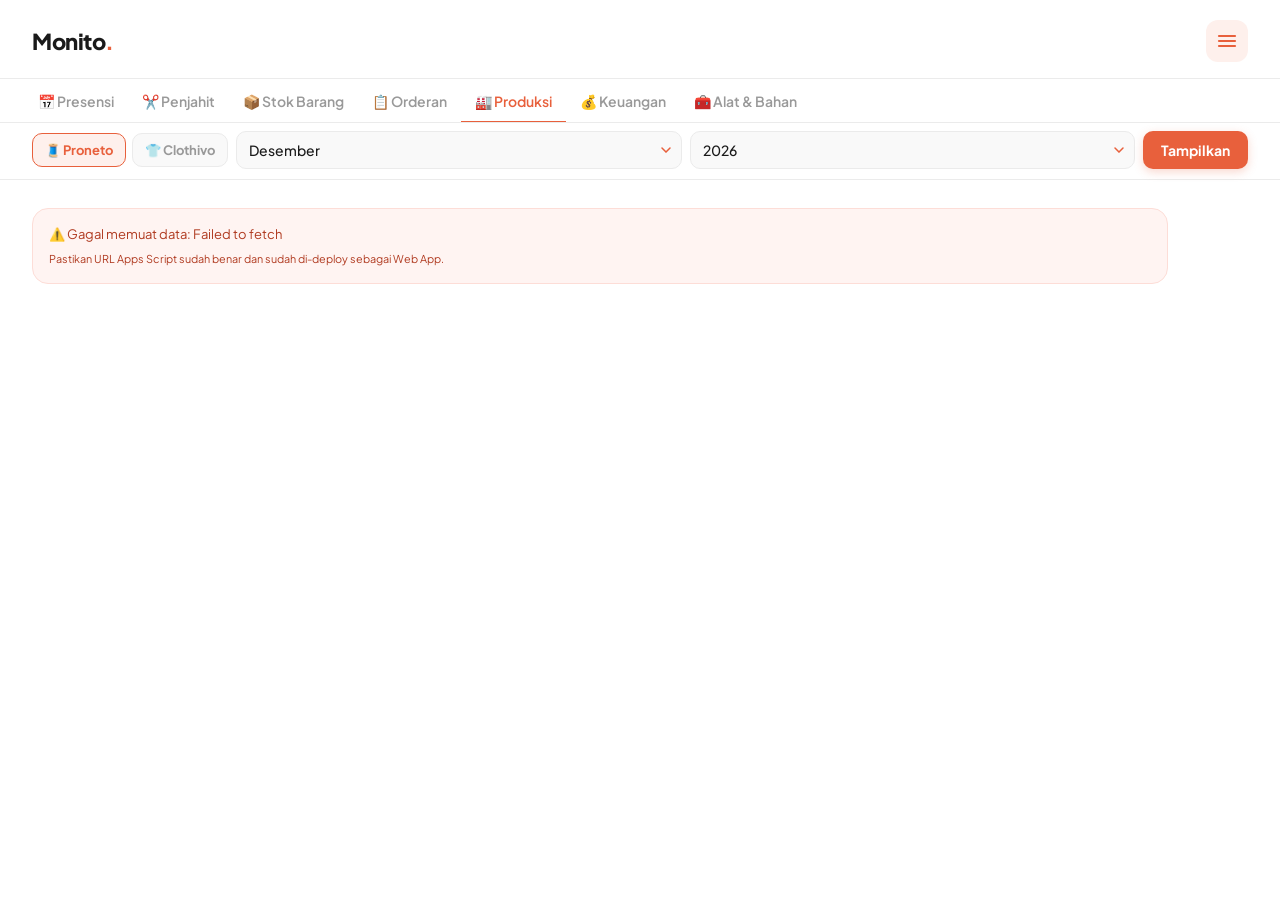
<file: produksi.html>
<!DOCTYPE html>
<html lang="id">
<head>
<meta charset="UTF-8" />
<meta name="viewport" content="width=device-width, initial-scale=1.0" />
<title>Monito – PRODUKSI</title>

<!-- Fonts -->
<link href="https://fonts.googleapis.com/css2?family=Plus+Jakarta+Sans:wght@400;500;600;700;800&family=DM+Mono:wght@400;500&display=swap" rel="stylesheet" />

<!-- Global Style -->
<link rel="icon" href="./icons/icon-192.png">
<link rel="stylesheet" href="./assets/style.css" />
<link rel="stylesheet" href="./assets/produksi.css" />

<!-- PWA -->
<link rel="manifest" href="./manifest.json">
<meta name="mobile-web-app-capable" content="yes">
<meta name="apple-mobile-web-app-capable" content="yes">
<meta name="apple-mobile-web-app-status-bar-style" content="default">
<meta name="apple-mobile-web-app-title" content="Monito.">
<meta name="theme-color" content="#E8603C">
<link rel="apple-touch-icon" href="./icons/icon-192.png">

<!-- CSS khusus halaman ini (opsional) -->
<style>
  /* tambahkan CSS spesifik halaman ini di sini */
</style>
</head>
<body>

<!-- Navbar di-inject otomatis oleh navbar.js -->

<!-- KONTEN HALAMAN INI -->
<div class="filter-bar">
  <div class="usaha-toggle">
    <button class="usaha-btn active" id="btn-proneto" onclick="switchUsaha('proneto')">🧵 Proneto</button>
    <button class="usaha-btn" id="btn-clothivo" onclick="switchUsaha('clothivo')">👕 Clothivo</button>
  </div>
  <div class="filter-row">
    <select id="sel-bulan">
      <option value="">Semua Bulan</option>
      <option value="1">Januari</option><option value="2">Februari</option>
      <option value="3">Maret</option><option value="4">April</option>
      <option value="5">Mei</option><option value="6">Juni</option>
      <option value="7">Juli</option><option value="8">Agustus</option>
      <option value="9">September</option><option value="10">Oktober</option>
      <option value="11">November</option><option value="12">Desember</option>
    </select>
    <select id="sel-tahun"></select>
    <button class="btn-filter" onclick="loadData()">Tampilkan</button>
  </div>
</div>

<div class="main">
  <div class="loading" id="loading-state">
    <div class="loading-spinner"></div>
    <div style="font-size:14px;">Memuat data...</div>
  </div>
  <div id="dashboard-content" style="display:none;"></div>
</div>

<!-- Global Navbar -->
<script src="./assets/navbar.js"></script>

<!-- Logic halaman ini -->
<script>
  // Paste JS dari repo lama kamu di sini
  // Hapus bagian switchTab(), openMenu(), closeMenu(), toggleDark()
  // karena sudah ditangani navbar.js
  const PRONETO_URL  = "https://script.google.com/macros/s/AKfycbxL4zAlzu3rikATXao7fePEc8vYQxeYUi_AsK7Tz1u9y4g6pmkLgi0CBaYuqHtgyjFSCw/exec";
  const CLOTHIVO_URL = "";

  const BULAN_NAMES = ["","Januari","Februari","Maret","April","Mei","Juni",
    "Juli","Agustus","September","Oktober","November","Desember"];

  let activeUsaha = 'proneto';
  function switchUsaha(usaha) {
    if (usaha === 'clothivo' && !CLOTHIVO_URL) return;
    activeUsaha = usaha;
    document.getElementById('btn-proneto').classList.toggle('active', usaha === 'proneto');
    document.getElementById('btn-clothivo').classList.toggle('active', usaha === 'clothivo');
    loadData();
  }
  document.addEventListener('DOMContentLoaded', () => {
    
    populateYears();
    setDefaultFilter();
    loadData();
    const activeTab = document.querySelector('.tab-btn.active');
    if (activeTab) activeTab.scrollIntoView({ inline: 'center', block: 'nearest' });
  });
 

  
  function populateYears() {
    const sel = document.getElementById('sel-tahun');
    for (let y = 2030; y >= 2026; y--) {
      const o = document.createElement('option');
      o.value = y; o.textContent = y; sel.appendChild(o);
    }
  }
  function setDefaultFilter() {
    const now = new Date();
    document.getElementById('sel-bulan').value = now.getMonth() + 1;
    document.getElementById('sel-tahun').value = now.getFullYear();
  }

  async function loadData() {
    showLoading(true);
    const bulan = document.getElementById('sel-bulan').value || 0;
    const tahun = document.getElementById('sel-tahun').value;
    const url   = activeUsaha === 'proneto' ? PRONETO_URL : CLOTHIVO_URL;
    if (!url) { showError('URL Apps Script belum diisi.'); return; }
    try {
      const res = await fetch(`${url}?page=produksi-page&bulan=${bulan}&tahun=${tahun}`);
      if (!res.ok) throw new Error(`HTTP ${res.status}`);
      const data = await res.json();
      if (data.error) throw new Error(data.error);
      renderDashboard(data);
    } catch (err) { showError(err.message); }
  }

  function showLoading(on) {
    document.getElementById('loading-state').style.display     = on ? 'block' : 'none';
    document.getElementById('dashboard-content').style.display = on ? 'none'  : 'block';
  }
  function showError(msg) {
    document.getElementById('loading-state').style.display = 'none';
    document.getElementById('dashboard-content').style.display = 'block';
    document.getElementById('dashboard-content').innerHTML =
      `<div class="error-msg">⚠️ Gagal memuat data: ${msg}<br>
       <small style="margin-top:6px;display:block;">Pastikan URL Apps Script sudah benar dan sudah di-deploy sebagai Web App.</small></div>`;
  }

  function renderDashboard(d) {
    const { bulan, tahun } = d.filter;
    const bulanLabel   = bulan ? BULAN_NAMES[bulan] : 'Semua Bulan';
    const periodeLabel = `${bulanLabel} ${tahun}`.trim();
    const usahaLabel   = activeUsaha === 'proneto' ? '🧵 Proneto' : '👕 Clothivo';

    function pillStatus(s) {
      const l = s.toLowerCase();
      if (l === 'selesai') return `<span class="pill pill-selesai">Selesai</span>`;
      if (l === 'proses' || l === 'dalam proses') return `<span class="pill pill-proses">Proses</span>`;
      return `<span class="pill pill-other">${s || '—'}</span>`;
    }

    function deadlineBadge(hari) {
      const cls = hari === 0 ? 'badge-urgent' : hari <= 2 ? 'badge-soon' : 'badge-ok';
      const txt = hari === 0 ? 'Hari<br>ini' : `${hari}<br>hari`;
      return `<div class="deadline-badge ${cls}">${txt}</div>`;
    }

    const html = `
      <div class="sec-title">${usahaLabel} · ${periodeLabel}</div>

      <div class="kpi-grid">
        <div class="kpi-card c-blue">
          <span class="kpi-emoji">📋</span>
          <div class="kpi-label">Total Orderan</div>
          <div class="kpi-value">${d.totalOrderan}</div>
          <div class="kpi-sub">invoice periode ini</div>
        </div>
        <div class="kpi-card c-green">
          <span class="kpi-emoji">✅</span>
          <div class="kpi-label">Sudah Selesai</div>
          <div class="kpi-value">${d.sudahSelesai}</div>
          <div class="kpi-sub">orderan selesai</div>
        </div>
        <div class="kpi-card c-red">
          <span class="kpi-emoji">⏳</span>
          <div class="kpi-label">Belum Selesai</div>
          <div class="kpi-value">${d.belumSelesai}</div>
          <div class="kpi-sub">masih dalam proses</div>
        </div>
      </div>

      <!-- Mendekati Deadline -->
      <div class="panel">
        <div class="panel-title">⏰ Mendekati Deadline <span style="font-size:11px;font-weight:500;color:var(--ink3);">7 hari ke depan</span></div>
        ${d.mendekatiDeadline.length ? `
        <div class="deadline-list">
          ${d.mendekatiDeadline.map(item => `
          <div class="deadline-item">
            ${deadlineBadge(item.selisihHari)}
            <div class="deadline-info">
              <div class="deadline-name">${item.nama}</div>
              <div class="deadline-meta">${item.invoice} · ${item.produkList}</div>
            </div>
            <div class="deadline-tgl">${item.deadline}</div>
          </div>`).join('')}
        </div>` : `<div style="color:var(--ink3);font-size:13px;padding:4px 0;">✅ Tidak ada deadline mendesak.</div>`}
      </div>

      <!-- Daftar Belum Selesai -->
      <div class="panel">
        <div class="panel-title">🔧 Orderan Belum Selesai</div>
        <div class="table-scroll-hint">← geser untuk lihat semua →</div>
        <div class="table-scroll-wrap">
          <table class="order-table">
            <thead>
              <tr>
                <th>Customer</th>
                <th>Invoice</th>
                <th>Produk</th>
                <th>Status</th>
              </tr>
            </thead>
            <tbody>
              ${d.daftarBelumSelesai.length ? d.daftarBelumSelesai.map(o => `
              <tr>
                <td style="font-weight:600;">${o.nama}</td>
                <td style="font-family:'DM Mono',monospace;font-size:11px;">${o.invoice}</td>
                <td style="color:var(--ink2);max-width:160px;overflow:hidden;text-overflow:ellipsis;white-space:nowrap;">${o.produkList}</td>
                <td>${pillStatus(o.status)}</td>
              </tr>`).join('') :
              `<tr><td colspan="4" style="text-align:center;color:var(--ink3);padding:20px;">🎉 Semua orderan sudah selesai!</td></tr>`}
            </tbody>
          </table>
        </div>
      </div>
    `;

    document.getElementById('dashboard-content').innerHTML = html;
    showLoading(false);
  }
</script>

</body>
</html>
</file>
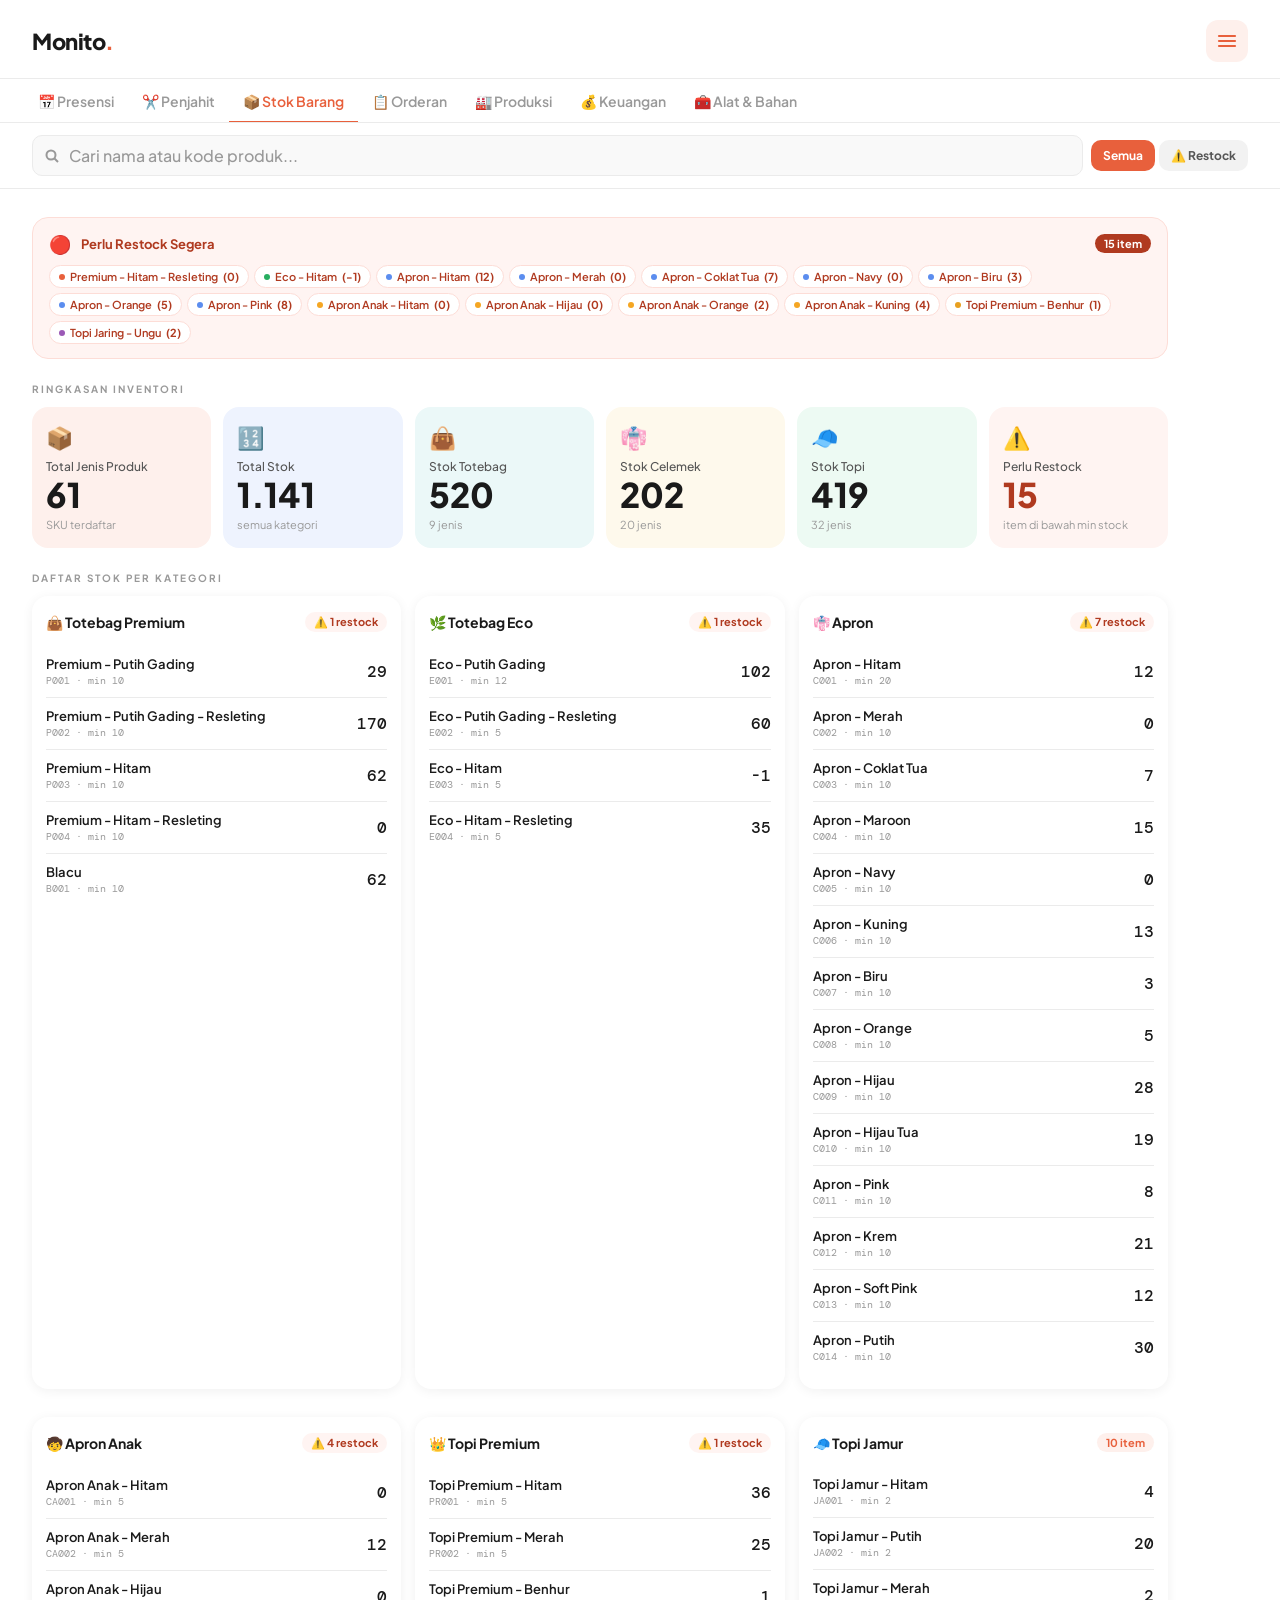
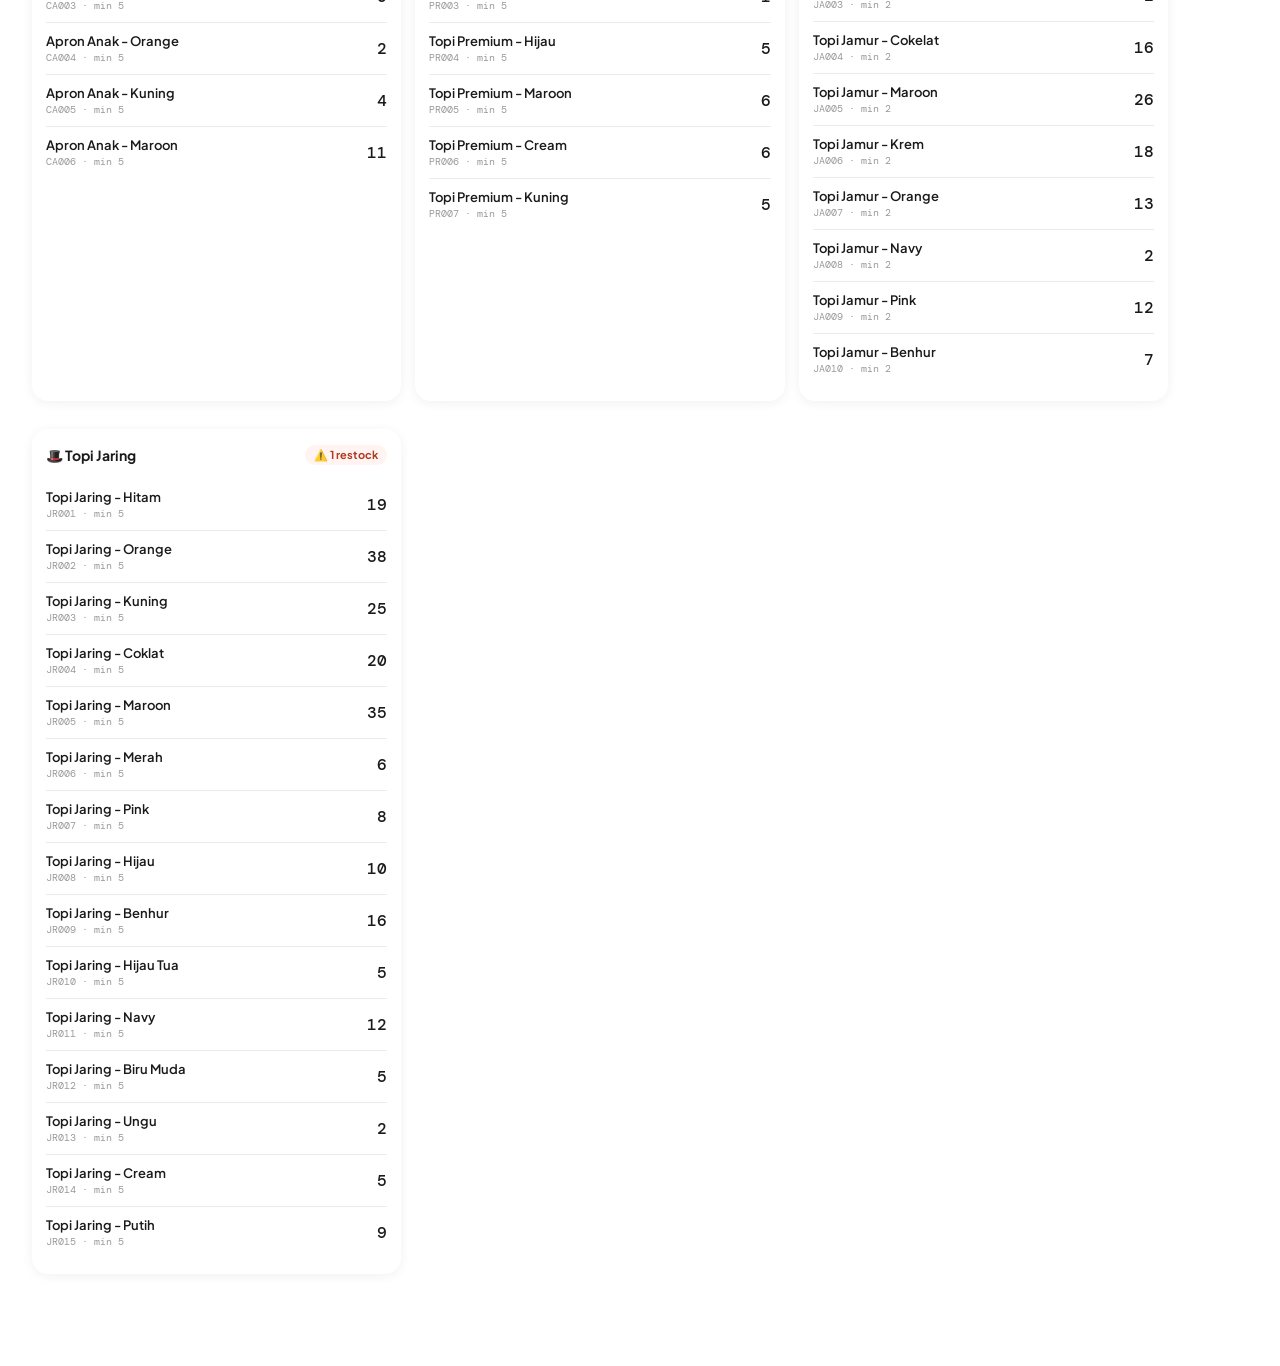
<file: stok.html>
<!DOCTYPE html>
<html lang="id">
<head>
<meta charset="UTF-8" />
<meta name="viewport" content="width=device-width, initial-scale=1.0" />
<title>Monito – STOK BARANG</title>

<!-- Fonts -->
<link href="https://fonts.googleapis.com/css2?family=Plus+Jakarta+Sans:wght@400;500;600;700;800&family=DM+Mono:wght@400;500&display=swap" rel="stylesheet" />

<!-- Global Style -->
<link rel="stylesheet" href="./assets/style.css" />
<link rel="stylesheet" href="./assets/stok.css" />
<!-- PWA -->
<link rel="manifest" href="./manifest.json">
<meta name="mobile-web-app-capable" content="yes">
<meta name="apple-mobile-web-app-capable" content="yes">
<meta name="apple-mobile-web-app-status-bar-style" content="default">
<meta name="apple-mobile-web-app-title" content="Monito.">
<meta name="theme-color" content="#E8603C">
<link rel="apple-touch-icon" href="./icons/icon-192.png">

<!-- CSS khusus halaman ini (opsional) -->
<style>
  /* tambahkan CSS spesifik halaman ini di sini */
</style>
</head>
<body>

<!-- Navbar di-inject otomatis oleh navbar.js -->

<!-- KONTEN HALAMAN INI -->
<div class="search-bar">
  <div class="search-wrap">
    <svg viewBox="0 0 16 16"><circle cx="7" cy="7" r="4.5"/><line x1="10.5" y1="10.5" x2="14" y2="14"/></svg>
    <input type="text" id="search-input" placeholder="Cari nama atau kode produk..." oninput="applyFilter()" />
  </div>
  <div class="seg-wrap">
    <button class="seg-btn active" id="seg-semua" onclick="setFilter('semua')">Semua</button>
    <button class="seg-btn" id="seg-restock" onclick="setFilter('restock')">⚠️ Restock</button>
  </div>
</div>

<div class="main">

  <div class="alert-banner" id="alert-banner" style="display:none">
    <div class="alert-top">
      <span class="alert-icon">🔴</span>
      <span class="alert-title">Perlu Restock Segera</span>
      <span class="alert-count" id="alert-count"></span>
    </div>
    <div class="alert-chips" id="alert-chips"></div>
  </div>

  <div class="sec-title" id="title-ringkasan">Ringkasan Inventori</div>
  <div class="kpi-grid" id="kpi-grid">
    <div class="kpi-card c-orange">
      <span class="kpi-emoji">📦</span>
      <div class="kpi-label">Total Jenis Produk</div>
      <div class="kpi-value" id="kpi-jenis">—</div>
      <div class="kpi-sub">SKU terdaftar</div>
    </div>
    <div class="kpi-card c-blue">
      <span class="kpi-emoji">🔢</span>
      <div class="kpi-label">Total Stok</div>
      <div class="kpi-value" id="kpi-total">—</div>
      <div class="kpi-sub">semua kategori</div>
    </div>
    <div class="kpi-card c-teal">
      <span class="kpi-emoji">👜</span>
      <div class="kpi-label">Stok Totebag</div>
      <div class="kpi-value" id="kpi-totebag">—</div>
      <div class="kpi-sub" id="sub-totebag">— jenis</div>
    </div>
    <div class="kpi-card c-yellow">
      <span class="kpi-emoji">👘</span>
      <div class="kpi-label">Stok Celemek</div>
      <div class="kpi-value" id="kpi-celemek">—</div>
      <div class="kpi-sub" id="sub-celemek">— jenis</div>
    </div>
    <div class="kpi-card c-green">
      <span class="kpi-emoji">🧢</span>
      <div class="kpi-label">Stok Topi</div>
      <div class="kpi-value" id="kpi-topi">—</div>
      <div class="kpi-sub" id="sub-topi">— jenis</div>
    </div>
    <div class="kpi-card c-red">
      <span class="kpi-emoji">⚠️</span>
      <div class="kpi-label">Perlu Restock</div>
      <div class="kpi-value red" id="kpi-restock">—</div>
      <div class="kpi-sub">item di bawah min stock</div>
    </div>
  </div>

  <div class="sec-title" id="title-daftar">Daftar Stok per Kategori</div>
  <div class="panels-grid" id="panels-grid"></div>

</div>

<!-- Global Navbar -->
<script src="./assets/navbar.js"></script>

<!-- Logic halaman ini -->
<script>
  // Paste JS dari repo lama kamu di sini
  // Hapus bagian switchTab(), openMenu(), closeMenu(), toggleDark()
  // karena sudah ditangani navbar.js
  const APPS_SCRIPT_URL = 'https://script.google.com/macros/s/AKfycbyTcW__jLcDvE6ww3ZsLwbrgniKl-OXIqx-r5di3DemlTr63jdFP8RWmZWhAVYSpgN4/exec';

  const DATA = {
    categories: [
      {
        key: 'totebag-premium', label: 'Totebag Premium', emoji: '👜', dot: '#E8603C', group: 'totebag',
        items: [
          { code:'P001', name:'Premium - Putih Gading',             min:10, stock:29  },
          { code:'P002', name:'Premium - Putih Gading - Resleting', min:10, stock:170 },
          { code:'P003', name:'Premium - Hitam',                    min:10, stock:62  },
          { code:'P004', name:'Premium - Hitam - Resleting',        min:10, stock:0   },
          { code:'B001', name:'Blacu',                              min:10, stock:62  },
        ]
      },
      {
        key: 'totebag-eco', label: 'Totebag Eco', emoji: '🌿', dot: '#27AE60', group: 'totebag',
        items: [
          { code:'E001', name:'Eco - Putih Gading',             min:12, stock:102 },
          { code:'E002', name:'Eco - Putih Gading - Resleting', min:5,  stock:60  },
          { code:'E003', name:'Eco - Hitam',                    min:5,  stock:-1  },
          { code:'E004', name:'Eco - Hitam - Resleting',        min:5,  stock:35  },
        ]
      },
      {
        key: 'celemek', label: 'Apron', emoji: '👘', dot: '#5B8DEF', group: 'celemek',
        items: [
          { code:'C001', name:'Apron - Hitam',      min:20, stock:12 },
          { code:'C002', name:'Apron - Merah',      min:10, stock:0  },
          { code:'C003', name:'Apron - Coklat Tua', min:10, stock:7  },
          { code:'C004', name:'Apron - Maroon',     min:10, stock:15 },
          { code:'C005', name:'Apron - Navy',       min:10, stock:0  },
          { code:'C006', name:'Apron - Kuning',     min:10, stock:13 },
          { code:'C007', name:'Apron - Biru',       min:10, stock:3  },
          { code:'C008', name:'Apron - Orange',     min:10, stock:5  },
          { code:'C009', name:'Apron - Hijau',      min:10, stock:28 },
          { code:'C010', name:'Apron - Hijau Tua',  min:10, stock:19 },
          { code:'C011', name:'Apron - Pink',       min:10, stock:8  },
          { code:'C012', name:'Apron - Krem',       min:10, stock:21 },
          { code:'C013', name:'Apron - Soft Pink',  min:10, stock:12 },
          { code:'C014', name:'Apron - Putih',      min:10, stock:30 },
        ]
      },
      {
        key: 'celemek-anak', label: 'Apron Anak', emoji: '🧒', dot: '#F5A623', group: 'celemek',
        items: [
          { code:'CA001', name:'Apron Anak - Hitam',  min:5, stock:0  },
          { code:'CA002', name:'Apron Anak - Merah',  min:5, stock:12 },
          { code:'CA003', name:'Apron Anak - Hijau',  min:5, stock:0  },
          { code:'CA004', name:'Apron Anak - Orange', min:5, stock:2  },
          { code:'CA005', name:'Apron Anak - Kuning', min:5, stock:4  },
          { code:'CA006', name:'Apron Anak - Maroon', min:5, stock:11 },
        ]
      },
      {
        key: 'topi-premium', label: 'Topi Premium', emoji: '👑', dot: '#E8A020', group: 'topi',
        items: [
          { code:'PR001', name:'Topi Premium - Hitam',  min:5, stock:36 },
          { code:'PR002', name:'Topi Premium - Merah',  min:5, stock:25 },
          { code:'PR003', name:'Topi Premium - Benhur', min:5, stock:1  },
          { code:'PR004', name:'Topi Premium - Hijau',  min:5, stock:5  },
          { code:'PR005', name:'Topi Premium - Maroon', min:5, stock:6  },
          { code:'PR006', name:'Topi Premium - Cream',  min:5, stock:6  },
          { code:'PR007', name:'Topi Premium - Kuning', min:5, stock:5  },
        ]
      },
      {
        key: 'topi-jamur', label: 'Topi Jamur', emoji: '🧢', dot: '#2BC4B4', group: 'topi',
        items: [
          { code:'JA001', name:'Topi Jamur - Hitam',   min:2, stock:4  },
          { code:'JA002', name:'Topi Jamur - Putih',   min:2, stock:20 },
          { code:'JA003', name:'Topi Jamur - Merah',   min:2, stock:2  },
          { code:'JA004', name:'Topi Jamur - Cokelat', min:2, stock:16 },
          { code:'JA005', name:'Topi Jamur - Maroon',  min:2, stock:26 },
          { code:'JA006', name:'Topi Jamur - Krem',    min:2, stock:18 },
          { code:'JA007', name:'Topi Jamur - Orange',  min:2, stock:13 },
          { code:'JA008', name:'Topi Jamur - Navy',    min:2, stock:2  },
          { code:'JA009', name:'Topi Jamur - Pink',    min:2, stock:12 },
          { code:'JA010', name:'Topi Jamur - Benhur',  min:2, stock:7  },
        ]
      },
      {
        key: 'topi-jaring', label: 'Topi Jaring', emoji: '🎩', dot: '#9B59B6', group: 'topi',
        items: [
          { code:'JR001', name:'Topi Jaring - Hitam',     min:5, stock:19 },
          { code:'JR002', name:'Topi Jaring - Orange',    min:5, stock:38 },
          { code:'JR003', name:'Topi Jaring - Kuning',    min:5, stock:25 },
          { code:'JR004', name:'Topi Jaring - Coklat',    min:5, stock:20 },
          { code:'JR005', name:'Topi Jaring - Maroon',    min:5, stock:35 },
          { code:'JR006', name:'Topi Jaring - Merah',     min:5, stock:6  },
          { code:'JR007', name:'Topi Jaring - Pink',      min:5, stock:8  },
          { code:'JR008', name:'Topi Jaring - Hijau',     min:5, stock:10 },
          { code:'JR009', name:'Topi Jaring - Benhur',    min:5, stock:16 },
          { code:'JR010', name:'Topi Jaring - Hijau Tua', min:5, stock:5  },
          { code:'JR011', name:'Topi Jaring - Navy',      min:5, stock:12 },
          { code:'JR012', name:'Topi Jaring - Biru Muda', min:5, stock:5  },
          { code:'JR013', name:'Topi Jaring - Ungu',      min:5, stock:2  },
          { code:'JR014', name:'Topi Jaring - Cream',     min:5, stock:5  },
          { code:'JR015', name:'Topi Jaring - Putih',     min:5, stock:9  },
        ]
      },
    ]
  };

  let activeFilter = 'semua';
  let restockCount = 0;

  function setFilter(f) {
    activeFilter = f;
    document.getElementById('seg-semua').classList.toggle('active', f === 'semua');
    document.getElementById('seg-restock').classList.toggle('active', f === 'restock');
    applyFilter();
  }

  function normalize(s) { return s.toLowerCase().replace(/-/g, ' ').replace(/\s+/g, ' ').trim(); }

  function applyFilter() {
    const q = normalize(document.getElementById('search-input').value);
    const isSearching = q.length > 0;

    document.getElementById('alert-banner').style.display  = isSearching ? 'none' : (restockCount > 0 ? '' : 'none');
    document.getElementById('kpi-grid').style.display      = isSearching ? 'none' : '';
    document.getElementById('title-ringkasan').style.display = isSearching ? 'none' : '';

    document.querySelectorAll('.stock-item').forEach(el => {
      const matchSearch = !q || normalize(el.dataset.name).includes(q);
      const matchFilter = activeFilter === 'semua' || (activeFilter === 'restock' && el.dataset.restock === '1');
      el.classList.toggle('hidden', !(matchSearch && matchFilter));
    });
    document.querySelectorAll('.panel[data-panel]').forEach(panel => {
      panel.style.display = panel.querySelectorAll('.stock-item:not(.hidden)').length ? '' : 'none';
    });
  }

  function fmt(n) { return Number(n || 0).toLocaleString('id-ID'); }

  function renderDashboard(data) {
    let totalJenis = 0, totalStok = 0;
    let stokTotebag = 0, jenisTotebag = 0;
    let stokCelemek = 0, jenisCelemek = 0;
    let stokTopi = 0, jenisTopi = 0;
    const restockItems = [];

    data.categories.forEach(cat => {
      cat.items.forEach(item => {
        totalJenis++;
        const s = Math.max(0, item.stock);
        totalStok += s;
        if (item.stock < item.min) restockItems.push({ ...item, dot: cat.dot });
        if (cat.group === 'totebag') { stokTotebag += s; jenisTotebag++; }
        if (cat.group === 'celemek') { stokCelemek += s; jenisCelemek++; }
        if (cat.group === 'topi')    { stokTopi += s;    jenisTopi++;    }
      });
    });

    document.getElementById('kpi-jenis').textContent   = fmt(totalJenis);
    document.getElementById('kpi-total').textContent   = fmt(totalStok);
    document.getElementById('kpi-totebag').textContent = fmt(stokTotebag);
    document.getElementById('kpi-celemek').textContent = fmt(stokCelemek);
    document.getElementById('kpi-topi').textContent    = fmt(stokTopi);
    restockCount = restockItems.length;
    document.getElementById('kpi-restock').textContent = restockCount;
    document.getElementById('sub-totebag').textContent = jenisTotebag + ' jenis';
    document.getElementById('sub-celemek').textContent = jenisCelemek + ' jenis';
    document.getElementById('sub-topi').textContent    = jenisTopi + ' jenis';

    if (restockItems.length > 0) {
      document.getElementById('alert-banner').style.display = '';
      document.getElementById('alert-count').textContent = restockItems.length + ' item';
      document.getElementById('alert-chips').innerHTML = restockItems.map(r =>
        `<span class="alert-chip">
          <span class="chip-dot" style="background:${r.dot}"></span>
          ${r.name} <strong>(${r.stock})</strong>
        </span>`
      ).join('');
    }

    document.getElementById('panels-grid').innerHTML = data.categories
      .filter(cat => cat.items.length > 0)
      .map(cat => {
        const warnCount = cat.items.filter(i => i.stock < i.min).length;
        const rows = cat.items.map(item => {
          const needsRestock = item.stock < item.min;
          return `<div class="stock-item"
                       data-name="${normalize(item.name + ' ' + item.code)}"
                       data-restock="${needsRestock ? '1' : '0'}">
            <div class="stock-left">
              <div class="stock-name">${item.name}</div>
              <div class="stock-code">${item.code} · min ${item.min}</div>
            </div>
            <div class="stock-right">
              <div class="stock-num">${item.stock}</div>
            </div>
          </div>`;
        }).join('');

        return `<div class="panel" data-panel="${cat.key}">
          <div class="panel-header">
            <div class="panel-title">${cat.emoji} ${cat.label}</div>
            ${warnCount > 0
              ? `<span class="panel-badge badge-warn">⚠️ ${warnCount} restock</span>`
              : `<span class="panel-badge badge-ok">${cat.items.length} item</span>`}
          </div>
          ${rows}
        </div>`;
    }).join('');
  }

  document.addEventListener('DOMContentLoaded', () => {
    
    fetch(APPS_SCRIPT_URL)
      .then(r => r.json())
      .then(data => {
        if (data.error) throw new Error(data.error);
        renderDashboard(data);
      })
      .catch(() => {
        renderDashboard(DATA);
      });
  });
</script>

</body>
</html>
</file>
<file: assets/style.css>
/* =============================================
   Monito – Global Stylesheet
   ============================================= */

*, *::before, *::after { box-sizing: border-box; margin: 0; padding: 0; }

:root {
  --bg:        #FFFFFF;
  --ink:       #1A1A1A;
  --ink2:      #555555;
  --ink3:      #999999;
  --border:    #EBEBEB;
  --orange:    #E8603C;
  --orange-dk: #C94E2C;
  --orange-lt: #FEF0EC;
  --radius:    16px;
}

body {
  font-family: 'Plus Jakarta Sans', sans-serif;
  background: var(--bg);
  color: var(--ink);
  min-height: 100vh;
  overflow-x: hidden;
  padding-top: 110px;
}

/* ── Sticky Header ── */
.sticky-header {
  position: fixed; top: 0; left: 0; right: 0;
  z-index: 10; background: #fff;
}

/* ── Topbar ── */
.topbar {
  display: flex; align-items: center; justify-content: space-between;
  padding: 18px 20px 14px; border-bottom: 1px solid var(--border);
}
.brand { font-size: 22px; font-weight: 800; color: var(--ink); letter-spacing: -.5px; }
.brand span { color: var(--orange); }
.hamburger {
  width: 42px; height: 42px; background: var(--orange-lt);
  border: none; border-radius: 12px;
  display: flex; align-items: center; justify-content: center;
  cursor: pointer; flex-shrink: 0; touch-action: manipulation;
}
.hamburger svg {
  width: 20px; height: 20px; stroke: var(--orange);
  stroke-width: 2.2; fill: none; stroke-linecap: round;
}

/* ── Tab Nav ── */
.tab-nav {
  display: flex; overflow-x: auto; overflow-y: hidden;
  -webkit-overflow-scrolling: touch; touch-action: pan-x;
  border-bottom: 1.5px solid var(--border);
  scrollbar-width: none; padding: 0 12px;
}
.tab-nav::-webkit-scrollbar { display: none; }
.tab-btn {
  display: flex; align-items: center; gap: 5px;
  padding: 13px 14px 11px;
  border: none; background: none;
  font-family: 'Plus Jakarta Sans', sans-serif;
  font-size: 14px; font-weight: 600; color: var(--ink3);
  cursor: pointer; white-space: nowrap;
  border-bottom: 2.5px solid transparent; margin-bottom: -1.5px;
  transition: color .2s, border-color .2s; flex-shrink: 0;
  touch-action: manipulation;
}
.tab-btn.active { color: var(--orange); border-bottom-color: var(--orange); }
.tab-btn:hover:not(.active) { color: var(--ink2); }

/* ── Slide Menu ── */
.menu-overlay {
  display: none; position: fixed; inset: 0;
  background: rgba(0,0,0,.35); z-index: 100;
}
.menu-overlay.open { display: block; animation: fadeIn .2s both; }

.slide-menu {
  position: fixed; top: 0; right: 0;
  width: min(320px, 88vw); height: 100%;
  background: #fff; border-radius: 20px 0 0 20px;
  display: flex; flex-direction: column;
  transform: translateX(100%);
  transition: transform .28s cubic-bezier(.4,0,.2,1);
  z-index: 101; overflow: hidden;
}
.slide-menu.open { transform: translateX(0); }

.slide-menu-header {
  padding: 24px 20px 16px; border-bottom: 1px solid var(--border);
  display: flex; align-items: flex-start; justify-content: space-between;
}
.slide-brand { font-size: 20px; font-weight: 800; color: var(--ink); letter-spacing: -.5px; }
.slide-brand span { color: var(--orange); }
.slide-sub { font-size: 12px; color: var(--ink3); margin-top: 2px; }

.slide-close {
  width: 36px; height: 36px; background: #F5F5F5;
  border: none; border-radius: 10px;
  display: flex; align-items: center; justify-content: center;
  cursor: pointer; flex-shrink: 0; touch-action: manipulation;
}
.slide-close svg {
  width: 16px; height: 16px; stroke: var(--ink2);
  stroke-width: 2.2; fill: none; stroke-linecap: round;
}

.slide-menu-body { flex: 1; overflow-y: auto; padding: 0 20px; }
.slide-menu-footer {
  border-top: 1px solid var(--border);
  padding: 8px 20px 28px;
  display: flex; flex-direction: column;
}

.slide-item {
  display: flex; align-items: center; justify-content: space-between;
  padding: 14px 0; cursor: pointer; border: none; background: none;
  width: 100%; text-align: left;
  font-family: 'Plus Jakarta Sans', sans-serif;
  border-bottom: 1px solid var(--border);
}
.slide-item-left { display: flex; align-items: center; gap: 12px; }
.slide-item-emoji { font-size: 18px; width: 24px; text-align: center; }
.slide-item-label { font-size: 15px; font-weight: 600; color: var(--ink); }
.slide-item-arrow { font-size: 18px; color: var(--ink3); }

.toggle-wrap {
  display: flex; align-items: center; justify-content: space-between;
  padding: 14px 0;
}
.toggle-left { display: flex; align-items: center; gap: 12px; }
.toggle-label { font-size: 15px; font-weight: 600; color: var(--ink); }
.toggle {
  width: 46px; height: 27px; background: #E0E0E0;
  border-radius: 99px; position: relative; cursor: pointer;
  transition: background .2s; flex-shrink: 0; border: none;
  touch-action: manipulation;
}
.toggle.on { background: var(--orange); }
.toggle::after {
  content: ''; position: absolute; top: 3px; left: 3px;
  width: 21px; height: 21px; background: #fff; border-radius: 50%;
  transition: left .2s; box-shadow: 0 1px 4px rgba(0,0,0,.15);
}
.toggle.on::after { left: 22px; }
.slide-version { font-size: 12px; color: var(--ink3); padding-top: 14px; margin-top: 4px; }

/* ── Slide Menu Nav Items ── */
.slide-nav-item {
  display: flex; align-items: center; justify-content: space-between;
  padding: 14px 0; cursor: pointer; border: none; background: none;
  width: 100%; text-align: left;
  font-family: 'Plus Jakarta Sans', sans-serif;
  border-bottom: 1px solid var(--border);
  text-decoration: none;
}
.slide-nav-item.active .slide-item-label { color: var(--orange); }
.slide-nav-item.active .slide-item-arrow { color: var(--orange); }

/* ── Common Utilities ── */
.loading { text-align: center; padding: 60px 20px; color: var(--ink3); }
.loading-spinner {
  width: 34px; height: 34px; border: 3px solid #F0F0F0;
  border-top-color: var(--orange); border-radius: 50%;
  animation: spin .8s linear infinite; margin: 0 auto 14px;
}
.error-msg {
  background: #FFF4F2; border: 1px solid #FDDDD7;
  border-radius: var(--radius); padding: 16px;
  color: #B03A20; font-size: 13px; line-height: 1.5;
}
.placeholder {
  display: flex; flex-direction: column; align-items: center;
  justify-content: center; padding: 80px 20px;
  color: var(--ink3); font-size: 14px; gap: 10px;
}
.placeholder-icon { font-size: 40px; }

/* ── Main Content Area ── */
.main { padding: 20px 16px 80px; }
.sec-title {
  font-size: 10px; font-weight: 700; color: var(--ink3);
  text-transform: uppercase; letter-spacing: 2px; margin-bottom: 12px;
}
.panel {
  background: #fff; border-radius: var(--radius);
  padding: 16px 14px; margin-bottom: 14px;
  box-shadow: 0 2px 12px rgba(0,0,0,.06);
  animation: fadeUp .55s both;
}
.panel-title {
  font-size: 14px; font-weight: 700; color: var(--ink);
  margin-bottom: 16px; display: flex; align-items: center; gap: 7px;
}

/* ── Filter Bar ── */
.filter-bar {
  background: #fff; border-bottom: 1px solid var(--border);
  padding: 11px 16px; display: flex; align-items: center; gap: 8px;
}
.filter-bar select {
  font-family: 'Plus Jakarta Sans', sans-serif;
  font-size: 14px; font-weight: 500;
  padding: 9px 32px 9px 12px;
  border: 1.5px solid var(--border); border-radius: 10px;
  background: #F9F9F9; color: var(--ink);
  appearance: none; -webkit-appearance: none;
  background-image: url("data:image/svg+xml,%3Csvg width='10' height='6' viewBox='0 0 10 6' xmlns='http://www.w3.org/2000/svg'%3E%3Cpath d='M1 1l4 4 4-4' stroke='%23E8603C' stroke-width='1.5' fill='none' stroke-linecap='round'/%3E%3C/svg%3E");
  background-repeat: no-repeat; background-position: right 10px center;
  cursor: pointer; transition: border-color .2s; flex: 1; min-width: 0;
}
.filter-bar select:focus { outline: none; border-color: var(--orange); }
.btn-filter {
  font-family: 'Plus Jakarta Sans', sans-serif;
  font-size: 14px; font-weight: 700;
  padding: 10px 18px; background: var(--orange); color: #fff;
  border: none; border-radius: 10px; cursor: pointer;
  transition: background .2s, transform .1s;
  box-shadow: 0 3px 10px rgba(232,96,60,.25);
  white-space: nowrap; flex-shrink: 0; touch-action: manipulation;
}
.btn-filter:hover { background: var(--orange-dk); }
.btn-filter:active { transform: scale(.97); }

/* ── Responsive ── */
@media (min-width: 700px) {
  .topbar { padding: 20px 32px 16px; }
  .tab-nav { padding: 0 24px; }
  .filter-bar { padding: 12px 32px; }
  .main { padding: 28px 32px 80px; max-width: 1200px; }
}

/* ── Animations ── */
@keyframes fadeUp {
  from { opacity: 0; transform: translateY(12px); }
  to   { opacity: 1; transform: translateY(0); }
}
@keyframes fadeIn {
  from { opacity: 0; }
  to   { opacity: 1; }
}
@keyframes spin { to { transform: rotate(360deg); } }
</file>
<file: assets/orderan.css>
/* ── FILTER + USAHA BAR ── */
  .filter-bar {
    background: #fff; border-bottom: 1px solid var(--border);
    padding: 10px 16px; display: flex; flex-direction: column; gap: 8px;align-items: stretch;
  }

  /* Toggle usaha */
  .usaha-toggle {
    display: flex; gap: 6px;
  }
  .usaha-btn {
    flex: 1; padding: 8px 12px; border-radius: 10px; border: 1.5px solid var(--border);
    font-family: 'Plus Jakarta Sans', sans-serif; font-size: 13px; font-weight: 700;
    cursor: pointer; transition: all .2s; background: #F9F9F9; color: var(--ink3);
    touch-action: manipulation; display: inline-flex; align-items: center; justify-content: center;
    gap: 5px; white-space: nowrap; flex-direction: row;
  }
  .usaha-btn.active {
    background: var(--orange-lt); color: var(--orange); border-color: var(--orange);
  }
  .usaha-btn.coming-soon {
    opacity: .55; cursor: not-allowed;
  }
  .badge-soon {
    font-size: 9px; font-weight: 700; background: #E0E0E0; color: #888;
    border-radius: 20px; padding: 1px 6px; letter-spacing: .5px;
  }

  /* Filter row */
  .filter-row { display: flex; align-items: center; gap: 8px; }
  .filter-bar select {
    font-family: 'Plus Jakarta Sans', sans-serif;
    font-size: 14px; font-weight: 500;
    padding: 9px 32px 9px 12px; border: 1.5px solid var(--border); border-radius: 10px;
    background: #F9F9F9; color: var(--ink); appearance: none; -webkit-appearance: none;
    background-image: url("data:image/svg+xml,%3Csvg width='10' height='6' viewBox='0 0 10 6' xmlns='http://www.w3.org/2000/svg'%3E%3Cpath d='M1 1l4 4 4-4' stroke='%23E8603C' stroke-width='1.5' fill='none' stroke-linecap='round'/%3E%3C/svg%3E");
    background-repeat: no-repeat; background-position: right 10px center;
    cursor: pointer; transition: border-color .2s; flex: 1; min-width: 0;
  }
  .filter-bar select:focus { outline: none; border-color: var(--orange); }
  .btn-filter {
    font-family: 'Plus Jakarta Sans', sans-serif; font-size: 14px; font-weight: 700;
    padding: 10px 18px; background: var(--orange); color: #fff; border: none; border-radius: 10px;
    cursor: pointer; transition: background .2s, transform .1s;
    box-shadow: 0 3px 10px rgba(232,96,60,.25); white-space: nowrap; flex-shrink: 0; touch-action: manipulation;
  }
  .btn-filter:hover { background: var(--orange-dk); }
  .btn-filter:active { transform: scale(.97); }

  /* ── MAIN ── */
  .main { padding: 20px 16px 80px; }

  /* ── SECTION TITLE ── */
  .sec-title {
    font-size: 10px; font-weight: 700; color: var(--ink3);
    text-transform: uppercase; letter-spacing: 2px; margin-bottom: 12px;
  }

  /* ── KPI GRID ── */
  .kpi-grid { display: grid; grid-template-columns: repeat(2,1fr); gap: 10px; margin-bottom: 24px; }
  .kpi-card { border-radius: var(--radius); padding: 16px 14px; animation: fadeUp .45s both; }
  .kpi-card.c-orange { background: #FEF0EC; }
  .kpi-card.c-blue   { background: #EEF3FE; }
  .kpi-card.c-teal   { background: #EBF8F8; }
  .kpi-card.c-yellow { background: #FEF9EC; }
  .kpi-card.c-green  { background: #EDFAF3; }
  .kpi-card.c-red    { background: #FFF2F2; }

  .kpi-emoji { font-size: 22px; margin-bottom: 8px; display: block; }
  .kpi-label { font-size: 12px; font-weight: 500; color: var(--ink2); margin-bottom: 4px; }
  .kpi-value { font-size: clamp(22px,5.5vw,32px); font-weight: 800; line-height: 1; color: var(--ink); }
  .kpi-sub   { font-size: 11px; color: var(--ink3); margin-top: 5px; line-height: 1.4; }

  /* ── PANEL ── */
  .panel {
    background: #fff; border-radius: var(--radius); padding: 16px 14px; margin-bottom: 14px;
    box-shadow: 0 2px 12px rgba(0,0,0,.06); animation: fadeUp .5s both;
  }
  .panel-title { font-size: 14px; font-weight: 700; color: var(--ink); margin-bottom: 14px; display: flex; align-items: center; gap: 7px; }

  /* ── KATEGORI BARS ── */
  .kat-item { margin-bottom: 13px; }
  .kat-header { display: flex; justify-content: space-between; align-items: baseline; margin-bottom: 5px; }
  .kat-name { font-size: 13px; font-weight: 600; color: var(--ink); }
  .kat-num  { font-family: 'DM Mono',monospace; font-size: 13px; font-weight: 500; color: var(--ink2); }
  .bar-track { height: 8px; background: #F2F2F2; border-radius: 99px; overflow: hidden; }
  .bar-fill  { height: 100%; border-radius: 99px; transition: width 1s cubic-bezier(.4,0,.2,1); }

  /* Bar warna berurutan */
  .bar-c0 { background: #E8603C; }
  .bar-c1 { background: #2BC4B4; }
  .bar-c2 { background: #5B8DEF; }
  .bar-c3 { background: #F5A623; }
  .bar-c4 { background: #9B59B6; }
  .bar-c5 { background: #27AE60; }

  /* ── DEADLINE LIST ── */
  .deadline-list { display: flex; flex-direction: column; gap: 8px; }
  .deadline-item {
    display: flex; align-items: center; gap: 10px;
    padding: 10px 12px; border-radius: 12px; background: #FAFAFA;
  }
  .deadline-badge {
    flex-shrink: 0; width: 38px; height: 38px; border-radius: 10px;
    display: flex; align-items: center; justify-content: center;
    font-size: 11px; font-weight: 800; line-height: 1.1; text-align: center;
  }
  .badge-urgent   { background: #FFF0EE; color: #D0321A; }
  .badge-soon     { background: #FEF9EC; color: #B07D10; }
  .badge-ok       { background: #EDFAF3; color: #1A7A45; }
  .deadline-info  { flex: 1; min-width: 0; }
  .deadline-name  { font-size: 13px; font-weight: 700; color: var(--ink); white-space: nowrap; overflow: hidden; text-overflow: ellipsis; }
  .deadline-meta  { font-size: 11px; color: var(--ink3); margin-top: 2px; }
  .deadline-tgl   { flex-shrink: 0; font-family: 'DM Mono',monospace; font-size: 11px; color: var(--ink2); text-align: right; }

  /* ── ORDER TABLE ── */
  .table-scroll-hint { font-size: 10px; color: var(--ink3); text-align: right; margin-bottom: 6px; }
  .table-scroll-wrap { overflow-x: auto; -webkit-overflow-scrolling: touch; }
  .order-table { width: 100%; min-width: 480px; border-collapse: collapse; font-size: 12px; }
  .order-table th {
    text-align: left; padding: 7px 8px; font-size: 9px; font-weight: 700;
    text-transform: uppercase; letter-spacing: 1px;
    color: var(--ink3); border-bottom: 1.5px solid var(--border); background: #FAFAFA;
  }
  .order-table th:not(:first-child) { text-align: right; }
  .order-table td { padding: 9px 8px; border-bottom: 1px solid var(--border); color: var(--ink); vertical-align: middle; }
  .order-table td:not(:first-child) { text-align: right; font-family: 'DM Mono',monospace; font-size: 12px; }
  .order-table tr:last-child td { border-bottom: none; }
  .order-table tr:hover td { background: var(--orange-lt); }

  .pill { display: inline-block; padding: 2px 7px; border-radius: 20px; font-size: 9px; font-weight: 700; }
  .pill-lunas { background: #EDFAF3; color: #1A7A45; }
  .pill-dp    { background: #FEF9EC; color: #B07D10; }
  .pill-other { background: #F2F2F2; color: #666; }

  /* ── LOADING / ERROR ── */
  .loading { text-align: center; padding: 60px 20px; color: var(--ink3); }
  .loading-spinner {
    width: 34px; height: 34px; border: 3px solid #F0F0F0;
    border-top-color: var(--orange); border-radius: 50%;
    animation: spin .8s linear infinite; margin: 0 auto 14px;
  }
  .error-msg {
    background: #FFF4F2; border: 1px solid #FDDDD7; border-radius: var(--radius);
    padding: 16px; color: #B03A20; font-size: 13px; line-height: 1.5;
  }

 

  /* ── DESKTOP ── */
  @media (min-width: 700px) {
    .topbar { padding: 20px 32px 16px; }
    .tab-nav { padding: 0 24px; }
    .filter-bar { padding: 10px 32px; flex-direction: row; align-items: center; }
    .usaha-toggle { flex-shrink: 0; }
    .filter-row { flex: 1; }
    .main { padding: 28px 32px 80px; max-width: 1200px; }
    .kpi-grid { grid-template-columns: repeat(auto-fit,minmax(170px,1fr)); gap: 12px; }
    .two-col { display: grid; grid-template-columns: 1fr 1.6fr; gap: 16px; margin-bottom: 24px; }
    .two-col .panel { margin-bottom: 0; }
    .table-scroll-hint { display: none; }
  }

  @keyframes fadeUp { from { opacity:0; transform:translateY(12px); } to { opacity:1; transform:translateY(0); } }
  @keyframes fadeIn { from { opacity:0; } to { opacity:1; } }
  @keyframes spin   { to { transform:rotate(360deg); } }

  .kpi-card:nth-child(1){ animation-delay:.05s }
  .kpi-card:nth-child(2){ animation-delay:.10s }
  .kpi-card:nth-child(3){ animation-delay:.15s }
  .kpi-card:nth-child(4){ animation-delay:.20s }
  .kpi-card:nth-child(5){ animation-delay:.25s }
  .kpi-card:nth-child(6){ animation-delay:.30s }
</file>
<file: assets/penjahit.css>
.sec-title {
    font-size: 10px; font-weight: 700; color: var(--ink3);
    text-transform: uppercase; letter-spacing: 2px; margin-bottom: 12px;
  }

  .kpi-grid {
    display: grid; grid-template-columns: repeat(2,1fr);
    gap: 10px; margin-bottom: 24px;
  }
  .kpi-card { border-radius: var(--radius); padding: 16px 14px; animation: fadeUp .45s both; }
  .kpi-card.c-orange { background: #FEF0EC; }
  .kpi-card.c-blue   { background: #EEF3FE; }
  .kpi-card.c-teal   { background: #EBF8F8; }
  .kpi-card.c-yellow { background: #FEF9EC; }
  .kpi-card.c-green  { background: #EDFAF3; }

  .kpi-emoji { font-size: 22px; margin-bottom: 8px; display: block; }
  .kpi-label { font-size: 12px; font-weight: 500; color: var(--ink2); margin-bottom: 4px; }
  .kpi-value { font-size: clamp(24px,6vw,34px); font-weight: 800; line-height: 1; color: var(--ink); }
  .kpi-sub   { font-size: 11px; color: var(--ink3); margin-top: 5px; line-height: 1.4; }

  .award-grid { display: grid; grid-template-columns: 1fr; gap: 10px; margin-bottom: 24px; }
  .award-card {
    background: var(--orange); border-radius: var(--radius);
    padding: 16px; color: #fff; display: flex; align-items: center; gap: 14px;
    animation: fadeUp .5s both; box-shadow: 0 4px 16px rgba(232,96,60,.2);
  }
  .award-icon {
    font-size: 26px; width: 48px; height: 48px; flex-shrink: 0;
    display: flex; align-items: center; justify-content: center;
    background: rgba(255,255,255,.2); border-radius: 50%;
  }
  .award-label { font-size: 10px; font-weight: 700; text-transform: uppercase; letter-spacing: 1.5px; color: rgba(255,255,255,.7); margin-bottom: 3px; }
  .award-name  { font-size: 19px; font-weight: 800; color: #fff; line-height: 1.1; }
  .award-detail{ font-size: 12px; color: rgba(255,255,255,.65); margin-top: 3px; }

  .panel {
    background: #fff; border-radius: var(--radius);
    padding: 16px 14px; margin-bottom: 14px;
    box-shadow: 0 2px 12px rgba(0,0,0,.06); animation: fadeUp .55s both;
  }
  .panel-title { font-size: 14px; font-weight: 700; color: var(--ink); margin-bottom: 16px; display: flex; align-items: center; gap: 7px; }

  .kat-item { margin-bottom: 14px; }
  .kat-header { display: flex; justify-content: space-between; align-items: baseline; margin-bottom: 6px; }
  .kat-name { font-size: 13px; font-weight: 600; color: var(--ink); }
  .kat-num  { font-family: 'DM Mono',monospace; font-size: 13px; font-weight: 500; color: var(--ink2); }
  .bar-track { height: 8px; background: #F2F2F2; border-radius: 99px; overflow: hidden; }
  .bar-fill  { height: 100%; border-radius: 99px; transition: width 1s cubic-bezier(.4,0,.2,1); }
  .fill-orange { background: var(--orange); }
  .fill-teal   { background: #2BC4B4; }
  .fill-blue   { background: #5B8DEF; }

  .table-scroll-hint { font-size: 10px; color: var(--ink3); text-align: right; margin-bottom: 6px; }
  .table-scroll-wrap { overflow-x: auto; -webkit-overflow-scrolling: touch; }
  .penjahit-table { width: 100%; min-width: 440px; border-collapse: collapse; font-size: 12px; }
  .penjahit-table th {
    text-align: left; padding: 7px 8px; font-size: 9px; font-weight: 700;
    text-transform: uppercase; letter-spacing: 1px;
    color: var(--ink3); border-bottom: 1.5px solid var(--border); background: #FAFAFA;
  }
  .penjahit-table th:not(:first-child) { text-align: right; }
  .penjahit-table td { padding: 9px 8px; border-bottom: 1px solid var(--border); color: var(--ink); vertical-align: middle; }
  .penjahit-table td:not(:first-child) { text-align: right; font-family: 'DM Mono',monospace; font-size: 12px; }
  .penjahit-table tr:last-child td { border-bottom: none; }
  .penjahit-table tr:hover td { background: var(--orange-lt); }
  .penjahit-name { font-weight: 600; display: flex; align-items: center; gap: 7px; }
  .penjahit-avatar {
    width: 28px; height: 28px; border-radius: 10px;
    font-size: 11px; font-weight: 700;
    display: flex; align-items: center; justify-content: center;
    flex-shrink: 0; color: #fff;
  }
  .pill { display: inline-block; padding: 2px 7px; border-radius: 20px; font-size: 9px; font-weight: 700; }
  .pill-orange { background: #FEF0EC; color: var(--orange); }
  .pill-teal   { background: #E6FAF8; color: #1A9E90; }
  .pill-blue   { background: #EEF3FE; color: #3B6FD4; }

  .bahan-grid { display: grid; grid-template-columns: repeat(2,1fr); gap: 8px; margin-bottom: 20px; }
  .bahan-chip {
    background: #FAFAFA; border-radius: 12px; padding: 12px;
    display: flex; align-items: center; gap: 8px; animation: fadeUp .5s both;
  }
  .bahan-chip-dot  { width: 7px; height: 7px; border-radius: 50%; flex-shrink: 0; }
  .bahan-chip-name { font-size: 11px; font-weight: 600; color: var(--ink2); flex: 1; min-width: 0; overflow: hidden; text-overflow: ellipsis; white-space: nowrap; }
  .bahan-chip-num  { font-family: 'DM Mono',monospace; font-size: 14px; font-weight: 500; color: var(--ink); flex-shrink: 0; }

  .loading { text-align: center; padding: 60px 20px; color: var(--ink3); }
  .loading-spinner {
    width: 34px; height: 34px; border: 3px solid #F0F0F0;
    border-top-color: var(--orange); border-radius: 50%;
    animation: spin .8s linear infinite; margin: 0 auto 14px;
  }
  .error-msg {
    background: #FFF4F2; border: 1px solid #FDDDD7; border-radius: var(--radius);
    padding: 16px; color: #B03A20; font-size: 13px; line-height: 1.5;
  }

  /* ── BELUM DIJAHIT TABLE ── */
  .antrian-wrap {
    background: #fff; border-radius: var(--radius);
    box-shadow: 0 2px 12px rgba(0,0,0,.06);
    margin-bottom: 24px; overflow: hidden;
    animation: fadeUp .5s both;
  }
  .antrian-table { width: 100%; border-collapse: collapse; font-size: 13px; }
  .antrian-table th {
    text-align: left; padding: 9px 14px;
    font-size: 9px; font-weight: 700;
    text-transform: uppercase; letter-spacing: 1px;
    color: var(--ink3); border-bottom: 1.5px solid var(--border); background: #FAFAFA;
  }
  .antrian-table th:last-child { text-align: right; }
  .antrian-table td {
    padding: 11px 14px; border-bottom: 1px solid var(--border);
    color: var(--ink); vertical-align: middle;
  }
  .antrian-table td:last-child { text-align: right; font-family: 'DM Mono',monospace; }
  .antrian-table tr:last-child td { border-bottom: none; }
  .antrian-table tr:hover td { background: var(--orange-lt); }
  .antrian-nopo {
    display: inline-block; padding: 2px 8px;
    background: var(--orange-lt); color: var(--orange);
    border-radius: 6px; font-size: 11px; font-weight: 700;
    font-family: 'DM Mono', monospace;
  }
  .antrian-empty {
    padding: 32px; text-align: center;
    color: var(--ink3); font-size: 13px;
  }

  

  @media (min-width: 700px) {
    .topbar { padding: 20px 32px 16px; }
    .tab-nav { padding: 0 24px; }
    .filter-bar { padding: 12px 32px; }
    .main { padding: 28px 32px 80px; max-width: 1200px; }
    .kpi-grid { grid-template-columns: repeat(auto-fit,minmax(180px,1fr)); gap: 12px; }
    .award-grid { grid-template-columns: repeat(auto-fit,minmax(260px,1fr)); }
    .two-col { display: grid; grid-template-columns: 1fr 1.5fr; gap: 16px; margin-bottom: 24px; }
    .two-col .panel { margin-bottom: 0; }
    .bahan-grid { grid-template-columns: repeat(auto-fill,minmax(170px,1fr)); }
    .table-scroll-hint { display: none; }
  }

  @keyframes fadeUp { from { opacity:0; transform:translateY(12px); } to { opacity:1; transform:translateY(0); } }
  @keyframes fadeIn { from { opacity:0; } to { opacity:1; } }
  @keyframes spin   { to { transform:rotate(360deg); } }

  .kpi-card:nth-child(1){ animation-delay:.05s }
  .kpi-card:nth-child(2){ animation-delay:.10s }
  .kpi-card:nth-child(3){ animation-delay:.15s }
  .kpi-card:nth-child(4){ animation-delay:.20s }
  .kpi-card:nth-child(5){ animation-delay:.25s }
</file>
<file: assets/produksi.css>
/* ── FILTER BAR ── */
  .filter-bar {
    background: #fff; border-bottom: 1px solid var(--border);
    padding: 10px 16px; display: flex; flex-direction: column; gap: 8px;align-items: stretch;
  }
  .usaha-toggle { display: flex; gap: 6px; }
  .usaha-btn {
    flex: 1; padding: 8px 12px; border-radius: 10px; border: 1.5px solid var(--border);
    font-family: 'Plus Jakarta Sans', sans-serif; font-size: 13px; font-weight: 700;
    cursor: pointer; transition: all .2s; background: #F9F9F9; color: var(--ink3);
    touch-action: manipulation; display: inline-flex; align-items: center; justify-content: center;
    gap: 5px; white-space: nowrap; flex-direction: row;
  }
  .usaha-btn.active { background: var(--orange-lt); color: var(--orange); border-color: var(--orange); }
  .filter-row { display: flex; align-items: center; gap: 8px; }
  .filter-bar select {
    font-family: 'Plus Jakarta Sans', sans-serif; font-size: 14px; font-weight: 500;
    padding: 9px 32px 9px 12px; border: 1.5px solid var(--border); border-radius: 10px;
    background: #F9F9F9; color: var(--ink); appearance: none; -webkit-appearance: none;
    background-image: url("data:image/svg+xml,%3Csvg width='10' height='6' viewBox='0 0 10 6' xmlns='http://www.w3.org/2000/svg'%3E%3Cpath d='M1 1l4 4 4-4' stroke='%23E8603C' stroke-width='1.5' fill='none' stroke-linecap='round'/%3E%3C/svg%3E");
    background-repeat: no-repeat; background-position: right 10px center;
    cursor: pointer; transition: border-color .2s; flex: 1; min-width: 0;
  }
  .filter-bar select:focus { outline: none; border-color: var(--orange); }
  .btn-filter {
    font-family: 'Plus Jakarta Sans', sans-serif; font-size: 14px; font-weight: 700;
    padding: 10px 18px; background: var(--orange); color: #fff; border: none; border-radius: 10px;
    cursor: pointer; transition: background .2s, transform .1s;
    box-shadow: 0 3px 10px rgba(232,96,60,.25); white-space: nowrap; flex-shrink: 0; touch-action: manipulation;
  }
  .btn-filter:hover { background: var(--orange-dk); }
  .btn-filter:active { transform: scale(.97); }

  /* ── MAIN ── */
  .main { padding: 20px 16px 80px; }

  .sec-title {
    font-size: 10px; font-weight: 700; color: var(--ink3);
    text-transform: uppercase; letter-spacing: 2px; margin-bottom: 12px;
  }

  /* ── KPI ── */
  .kpi-grid { display: grid; grid-template-columns: repeat(2,1fr); gap: 10px; margin-bottom: 24px; }
  .kpi-card { border-radius: var(--radius); padding: 16px 14px; animation: fadeUp .45s both; }
  .kpi-card.c-orange { background: #FEF0EC; }
  .kpi-card.c-green  { background: #EDFAF3; }
  .kpi-card.c-red    { background: #FFF2F2; }
  .kpi-card.c-blue   { background: #EEF3FE; }
  .kpi-emoji { font-size: 22px; margin-bottom: 8px; display: block; }
  .kpi-label { font-size: 12px; font-weight: 500; color: var(--ink2); margin-bottom: 4px; }
  .kpi-value { font-size: clamp(22px,5.5vw,32px); font-weight: 800; line-height: 1; color: var(--ink); }
  .kpi-sub   { font-size: 11px; color: var(--ink3); margin-top: 5px; line-height: 1.4; }

  /* ── PANEL ── */
  .panel {
    background: #fff; border-radius: var(--radius); padding: 16px 14px; margin-bottom: 14px;
    box-shadow: 0 2px 12px rgba(0,0,0,.06); animation: fadeUp .5s both;
  }
  .panel-title { font-size: 14px; font-weight: 700; color: var(--ink); margin-bottom: 14px; display: flex; align-items: center; gap: 7px; }

  /* ── DEADLINE LIST ── */
  .deadline-list { display: flex; flex-direction: column; gap: 8px; }
  .deadline-item {
    display: flex; align-items: center; gap: 10px;
    padding: 10px 12px; border-radius: 12px; background: #FAFAFA;
  }
  .deadline-badge {
    flex-shrink: 0; width: 38px; height: 38px; border-radius: 10px;
    display: flex; align-items: center; justify-content: center;
    font-size: 11px; font-weight: 800; line-height: 1.1; text-align: center;
  }
  .badge-urgent { background: #FFF0EE; color: #D0321A; }
  .badge-soon   { background: #FEF9EC; color: #B07D10; }
  .badge-ok     { background: #EDFAF3; color: #1A7A45; }
  .deadline-info { flex: 1; min-width: 0; }
  .deadline-name { font-size: 13px; font-weight: 700; color: var(--ink); white-space: nowrap; overflow: hidden; text-overflow: ellipsis; }
  .deadline-meta { font-size: 11px; color: var(--ink3); margin-top: 2px; white-space: nowrap; overflow: hidden; text-overflow: ellipsis; }
  .deadline-tgl  { flex-shrink: 0; font-family: 'DM Mono',monospace; font-size: 11px; color: var(--ink2); text-align: right; }

  /* ── TABLE ── */
  .table-scroll-hint { font-size: 10px; color: var(--ink3); text-align: right; margin-bottom: 6px; }
  .table-scroll-wrap { overflow-x: auto; -webkit-overflow-scrolling: touch; }
  .order-table { width: 100%; min-width: 400px; border-collapse: collapse; font-size: 12px; }
  .order-table th {
    text-align: left; padding: 7px 8px; font-size: 9px; font-weight: 700;
    text-transform: uppercase; letter-spacing: 1px;
    color: var(--ink3); border-bottom: 1.5px solid var(--border); background: #FAFAFA;
  }
  .order-table td { padding: 9px 8px; border-bottom: 1px solid var(--border); color: var(--ink); vertical-align: middle; }
  .order-table tr:last-child td { border-bottom: none; }
  .order-table tr:hover td { background: var(--orange-lt); }

  .pill { display: inline-block; padding: 2px 8px; border-radius: 20px; font-size: 9px; font-weight: 700; }
  .pill-selesai { background: #EDFAF3; color: #1A7A45; }
  .pill-proses  { background: #EEF3FE; color: #3B6FD4; }
  .pill-other   { background: #F2F2F2; color: #666; }

  /* ── LOADING / ERROR ── */
  .loading { text-align: center; padding: 60px 20px; color: var(--ink3); }
  .loading-spinner {
    width: 34px; height: 34px; border: 3px solid #F0F0F0;
    border-top-color: var(--orange); border-radius: 50%;
    animation: spin .8s linear infinite; margin: 0 auto 14px;
  }
  .error-msg {
    background: #FFF4F2; border: 1px solid #FDDDD7; border-radius: var(--radius);
    padding: 16px; color: #B03A20; font-size: 13px; line-height: 1.5;
  }

  

  /* ── DESKTOP ── */
  @media (min-width: 700px) {
    .topbar { padding: 20px 32px 16px; }
    .tab-nav { padding: 0 24px; }
    .filter-bar { padding: 10px 32px; flex-direction: row; align-items: center; }
    .usaha-toggle { flex-shrink: 0; }
    .filter-row { flex: 1; }
    .main { padding: 28px 32px 80px; max-width: 1200px; }
    .kpi-grid { grid-template-columns: repeat(auto-fit,minmax(170px,1fr)); gap: 12px; }
    .table-scroll-hint { display: none; }
  }

  @keyframes fadeUp { from { opacity:0; transform:translateY(12px); } to { opacity:1; transform:translateY(0); } }
  @keyframes fadeIn { from { opacity:0; } to { opacity:1; } }
  @keyframes spin   { to { transform:rotate(360deg); } }

  .kpi-card:nth-child(1){ animation-delay:.05s }
  .kpi-card:nth-child(2){ animation-delay:.10s }
  .kpi-card:nth-child(3){ animation-delay:.15s }
</file>
<file: assets/stok.css>
/* SEARCH BAR */
  .search-bar {
    background: #fff; border-bottom: 1px solid var(--border);
    padding: 11px 16px; display: flex; align-items: center; gap: 8px;
  }
  .search-wrap { flex: 1; position: relative; }
  .search-wrap svg {
    position: absolute; left: 12px; top: 50%; transform: translateY(-50%);
    width: 16px; height: 16px; stroke: var(--ink3); stroke-width: 2; fill: none; pointer-events: none;
  }
  .search-wrap input {
    width: 100%; font-family: 'Plus Jakarta Sans', sans-serif; font-size: 16px; font-weight: 500;
    padding: 9px 12px 9px 36px; border: 1.5px solid var(--border); border-radius: 10px;
    background: #F9F9F9; color: var(--ink); transition: border-color .2s;
  }
  .search-wrap input:focus { outline: none; border-color: var(--orange); }
  .search-wrap input::placeholder { color: var(--ink3); }
  .seg-wrap { display: flex; gap: 4px; flex-shrink: 0; }
  .seg-btn {
    font-family: 'Plus Jakarta Sans', sans-serif; font-size: 12px; font-weight: 700;
    padding: 8px 12px; background: #F2F2F2; color: var(--ink2); border: none; border-radius: 10px;
    cursor: pointer; transition: all .2s; white-space: nowrap;
  }
  .seg-btn.active { background: var(--orange); color: #fff; }


  /* ALERT BANNER */
  .alert-banner {
    background: #FFF4F2; border: 1.5px solid #FDDDD7; border-radius: var(--radius);
    padding: 14px 16px; margin-bottom: 24px; animation: fadeUp .35s both;
  }
  .alert-top { display: flex; align-items: center; gap: 10px; margin-bottom: 10px; }
  .alert-icon { font-size: 18px; flex-shrink: 0; }
  .alert-title { font-size: 13px; font-weight: 700; color: #B03A20; flex: 1; }
  .alert-count {
    font-size: 11px; font-weight: 700; padding: 3px 9px;
    background: #B03A20; color: #fff; border-radius: 20px; flex-shrink: 0;
  }
  .alert-chips { display: flex; flex-wrap: wrap; gap: 5px; }
  .alert-chip {
    font-size: 11px; font-weight: 600; padding: 4px 9px;
    background: #fff; border: 1px solid #FDDDD7; border-radius: 20px; color: #B03A20;
    display: flex; align-items: center; gap: 5px;
  }
  .chip-dot { width: 6px; height: 6px; border-radius: 50%; flex-shrink: 0; }

  /* KPI */
  .kpi-grid { display: grid; grid-template-columns: repeat(2,1fr); gap: 10px; margin-bottom: 24px; }
  .kpi-card { border-radius: var(--radius); padding: 16px 14px; animation: fadeUp .45s both; }
  .kpi-card.c-orange { background: #FEF0EC; }
  .kpi-card.c-blue   { background: #EEF3FE; }
  .kpi-card.c-teal   { background: #EBF8F8; }
  .kpi-card.c-yellow { background: #FEF9EC; }
  .kpi-card.c-green  { background: #EDFAF3; }
  .kpi-card.c-red    { background: #FFF4F2; }
  .kpi-emoji { font-size: 22px; margin-bottom: 8px; display: block; }
  .kpi-label { font-size: 12px; font-weight: 500; color: var(--ink2); margin-bottom: 4px; }
  .kpi-value { font-size: clamp(24px,6vw,34px); font-weight: 800; line-height: 1; color: var(--ink); }
  .kpi-value.red { color: #B03A20; }
  .kpi-sub   { font-size: 11px; color: var(--ink3); margin-top: 5px; line-height: 1.4; }

  /* PANELS */
  .panels-grid { display: grid; grid-template-columns: 1fr; gap: 14px; }
  .panel {
    background: #fff; border-radius: var(--radius);
    padding: 16px 14px; box-shadow: 0 2px 12px rgba(0,0,0,.06); animation: fadeUp .55s both;
  }
  .panel-header { display: flex; align-items: center; justify-content: space-between; margin-bottom: 14px; }
  .panel-title { font-size: 14px; font-weight: 700; color: var(--ink); display: flex; align-items: center; gap: 7px;margin-bottom: 0px; }
  .panel-badge { font-size: 11px; font-weight: 700; padding: 3px 9px; border-radius: 20px; flex-shrink: 0; }
  .badge-ok   { background: var(--orange-lt); color: var(--orange); }
  .badge-warn { background: #FFF4F2; color: #B03A20; }

  /* STOCK ROWS */
  .stock-item {
    display: flex; align-items: center; justify-content: space-between;
    padding: 10px 0; border-bottom: 1px solid var(--border);
  }
  .stock-item:last-child { border-bottom: none; }
  .stock-item.hidden { display: none; }
  .stock-left { display: flex; flex-direction: column; gap: 2px; min-width: 0; }
  .stock-name { font-size: 13px; font-weight: 600; color: var(--ink); }
  .stock-code { font-family: 'DM Mono',monospace; font-size: 10px; color: var(--ink3); }
  .stock-right { display: flex; align-items: center; gap: 8px; flex-shrink: 0; }
  .stock-num { font-family: 'DM Mono',monospace; font-size: 16px; font-weight: 500; color: var(--ink); min-width: 28px; text-align: right; }

  

  @media (min-width: 700px) {
    .topbar { padding: 20px 32px 16px; }
    .tab-nav { padding: 0 24px; }
    .search-bar { padding: 12px 32px; }
    .main { padding: 28px 32px 80px; max-width: 1200px; }
    .kpi-grid { grid-template-columns: repeat(auto-fit,minmax(160px,1fr)); gap: 12px; }
    .panels-grid { grid-template-columns: repeat(auto-fill,minmax(340px,1fr)); }
  }

  @keyframes fadeUp { from { opacity:0; transform:translateY(12px); } to { opacity:1; transform:translateY(0); } }
  @keyframes fadeIn { from { opacity:0; } to { opacity:1; } }
  .kpi-card:nth-child(1){ animation-delay:.05s }
  .kpi-card:nth-child(2){ animation-delay:.10s }
  .kpi-card:nth-child(3){ animation-delay:.15s }
  .kpi-card:nth-child(4){ animation-delay:.20s }
  .kpi-card:nth-child(5){ animation-delay:.25s }
  .kpi-card:nth-child(6){ animation-delay:.30s }
</file>
